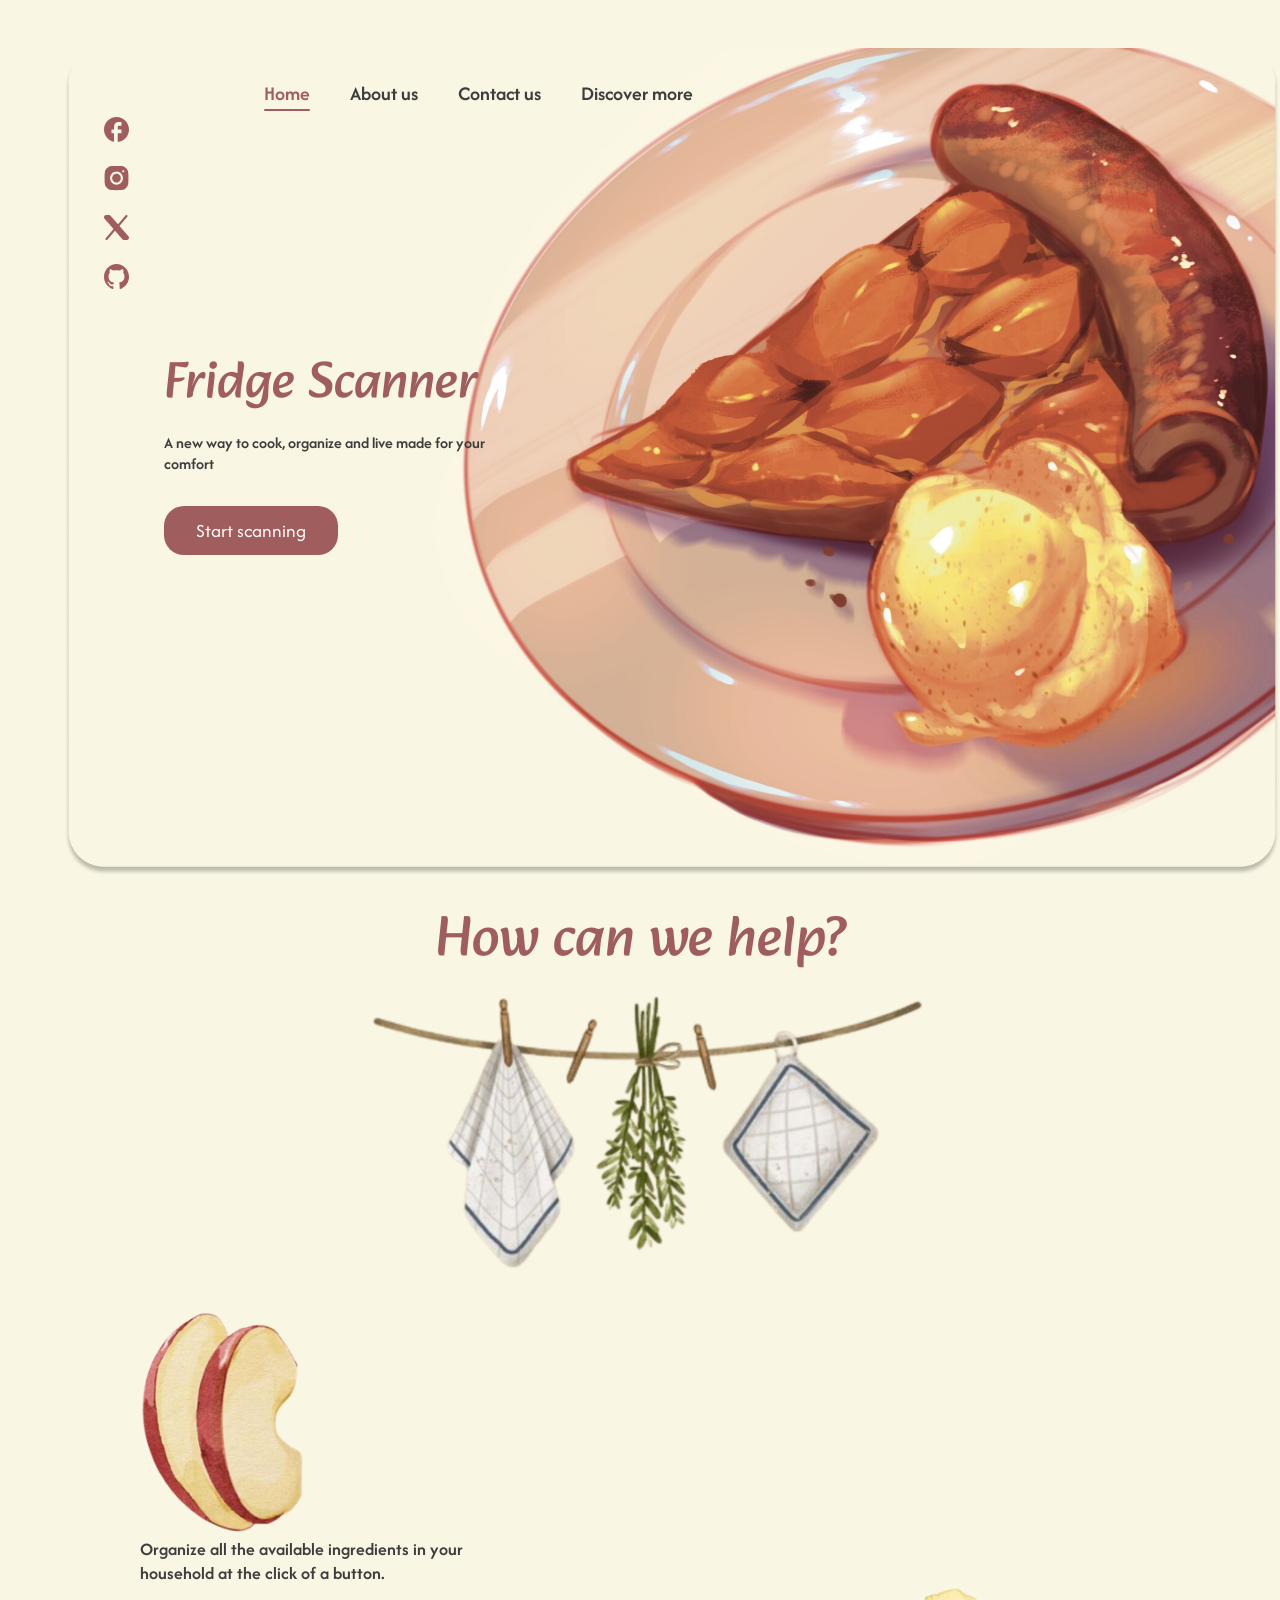
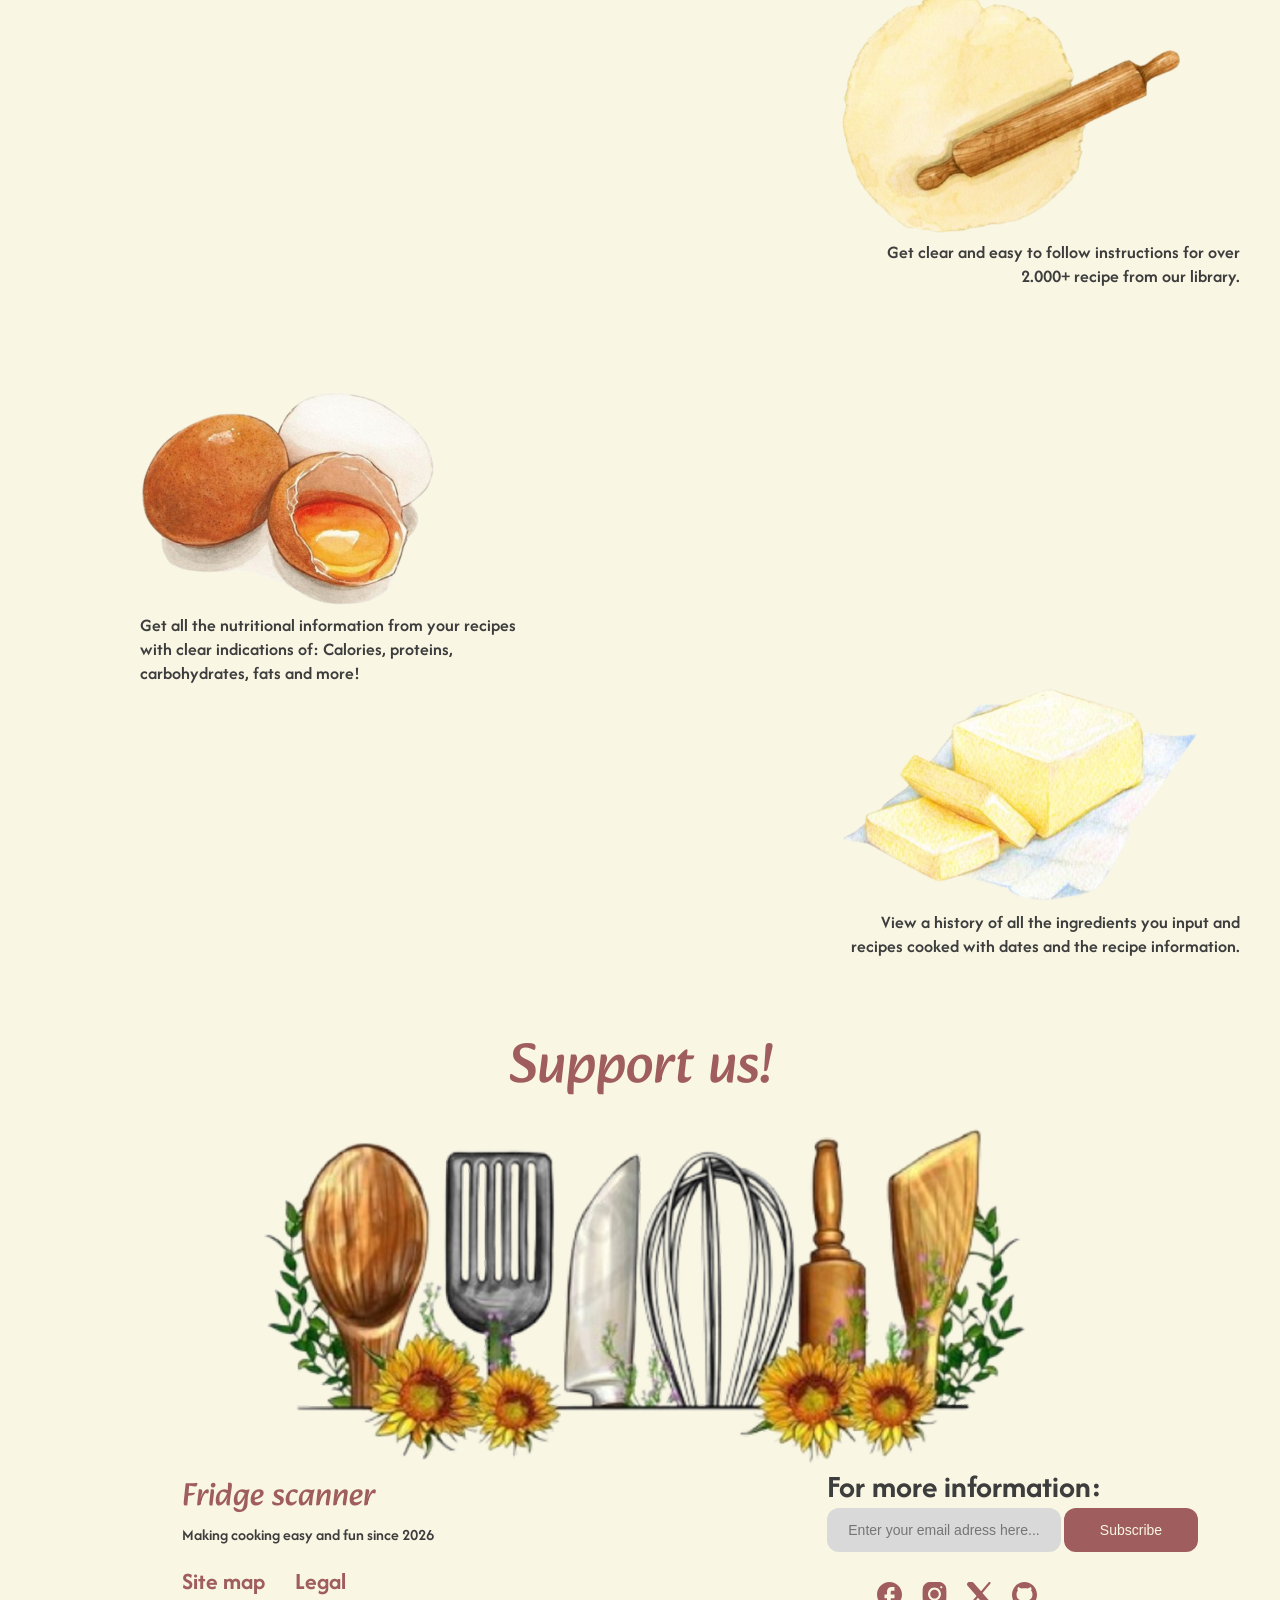
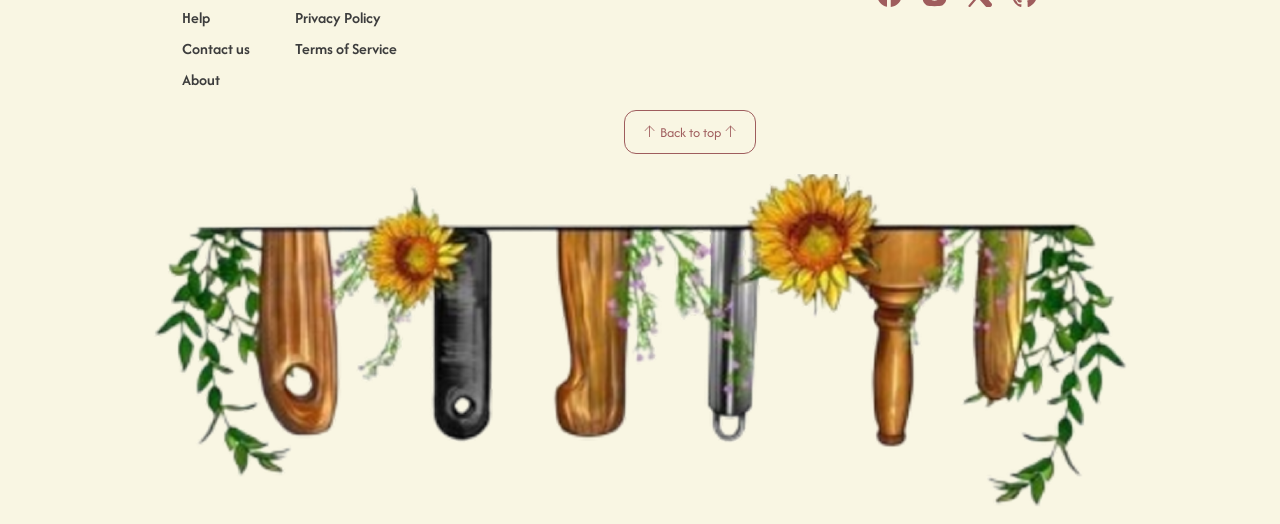
<file: index.html>
<!DOCTYPE html>
<html lang="en">
<head>
    <meta charset="UTF-8">
    <meta name="viewport" content="width=device-width, initial-scale=1.0">
    <title>Fridge Scanner - Cooking Made Easy</title>
    <link rel="stylesheet" href="styles/main.css">
    <link rel="icon" type="image" href="images/logo.png">
    <link rel="preconnect" href="https://fonts.googleapis.com">
    <link rel="preconnect" href="https://fonts.gstatic.com" crossorigin>
    <link rel="preconnect" href="https://fonts.googleapis.com">
    <link rel="preconnect" href="https://fonts.gstatic.com" crossorigin>
    <link href="https://fonts.googleapis.com/css2?family=Afacad:ital,wght@0,400..700;1,400..700&family=Alkatra:wght@400..700&family=DM+Sans:ital,opsz,wght@0,9..40,100..1000;1,9..40,100..1000&family=Noto+Sans:ital,wght@0,100..900;1,100..900&display=swap" rel="stylesheet">
    <link href="https://fonts.googleapis.com/css2?family=Afacad:ital,wght@0,400..700;1,400..700&family=DM+Sans:ital,opsz,wght@0,9..40,100..1000;1,9..40,100..1000&family=Noto+Sans:ital,wght@0,100..900;1,100..900&display=swap" rel="stylesheet">
</head>
 
<body>

    <section class="hero">
      <header>
        
        <nav>
            <a href="index.html" class="active">Home</a>
            <a href="about.html">About us</a>
            <a href="contact.html">Contact us</a>
            <a href="https://github.com/BoicoMihai/FridgeScanner">Discover more</a>
        </nav>

    </header>

       <div class="social-icons">
    <a href="https://www.facebook.com/" target="_blank" rel="noopener noreferrer">
        <svg width="20" height="20" viewBox="0 0 20 20" fill="none" xmlns="http://www.w3.org/2000/svg">
            <path d="M20 10.0251C20 4.49123 15.52 0 10 0C4.48 0 0 4.49123 0 10.0251C0 14.8772 3.44 18.9173 8 19.8496V13.0326H6V10.0251H8V7.5188C8 5.58396 9.57 4.01003 11.5 4.01003H14V7.01754H12C11.45 7.01754 11 7.46867 11 8.02005V10.0251H14V13.0326H11V20C16.05 19.4987 20 15.2281 20 10.0251Z" fill="#9F5D5D"/>
        </svg>
    </a>

    <a href="https://www.instagram.com/?hl=en" target="_blank" rel="noopener noreferrer">
        <svg width="20" height="21" viewBox="0 0 20 21" fill="none" xmlns="http://www.w3.org/2000/svg">
            <path d="M6.36365 10.1698C6.36365 9.18899 6.74676 8.24836 7.42871 7.55483C8.11066 6.8613 9.03559 6.47168 10 6.47168C10.9644 6.47168 11.8894 6.8613 12.5713 7.55483C13.2533 8.24836 13.6364 9.18899 13.6364 10.1698C13.6364 11.1506 13.2533 12.0912 12.5713 12.7847C11.8894 13.4783 10.9644 13.8679 10 13.8679C9.03559 13.8679 8.11066 13.4783 7.42871 12.7847C6.74676 12.0912 6.36365 11.1506 6.36365 10.1698Z" fill="#9F5D5D"/>
            <path d="M10.0455 0C11.7064 0 13.0145 2.06648e-08 14.0636 0.0970753C15.1345 0.195075 16.0236 0.40032 16.8182 0.867206C17.7855 1.43519 18.5888 2.2521 19.1473 3.23584C19.6064 4.04388 19.8082 4.94807 19.9045 6.03716C20 7.10406 20 8.43446 20 10.1236V10.216C20 11.9051 20 13.2355 19.9045 14.3024C19.8082 15.3915 19.6064 16.2957 19.1473 17.1037C18.5888 18.0875 17.7855 18.9044 16.8182 19.4724C16.0236 19.9393 15.1345 20.1445 14.0636 20.2425C13.0145 20.3396 11.7064 20.3396 10.0455 20.3396H9.95455C8.29364 20.3396 6.98546 20.3396 5.93636 20.2425C4.86545 20.1445 3.97636 19.9393 3.18182 19.4724C2.2145 18.9044 1.41123 18.0875 0.852727 17.1037C0.393636 16.2957 0.191818 15.3915 0.0954546 14.3024C2.03198e-08 13.2355 0 11.9051 0 10.216V10.1236C0 8.43446 2.03198e-08 7.10406 0.0954546 6.03716C0.191818 4.94807 0.393636 4.04388 0.852727 3.23584C1.41123 2.2521 2.2145 1.43519 3.18182 0.867206C3.97636 0.40032 4.86545 0.195075 5.93636 0.0970753C6.98546 2.06648e-08 8.29364 0 9.95455 0H10.0455ZM15.6818 3.46698C15.4407 3.46698 15.2095 3.56438 15.039 3.73776C14.8685 3.91115 14.7727 4.1463 14.7727 4.3915V4.3952C14.7727 4.6404 14.8685 4.87556 15.039 5.04894C15.2095 5.22232 15.4407 5.31973 15.6818 5.31973H15.6855C15.9266 5.31973 16.1578 5.22232 16.3283 5.04894C16.4988 4.87556 16.5945 4.6404 16.5945 4.3952V4.3915C16.5945 4.1463 16.4988 3.91115 16.3283 3.73776C16.1578 3.56438 15.9266 3.46698 15.6855 3.46698H15.6818ZM10 4.62263C8.55336 4.62263 7.16598 5.20707 6.14305 6.24736C5.12013 7.28765 4.54545 8.6986 4.54545 10.1698C4.54545 11.641 5.12013 13.0519 6.14305 14.0922C7.16598 15.1325 8.55336 15.717 10 15.717C11.4466 15.717 12.834 15.1325 13.8569 14.0922C14.8799 13.0519 15.4545 11.641 15.4545 10.1698C15.4545 8.6986 14.8799 7.28765 13.8569 6.24736C12.834 5.20707 11.4466 4.62263 10 4.62263Z" fill="#9F5D5D"/>
        </svg>
    </a>

    <a href="https://x.com/home" target="_blank" rel="noopener noreferrer">
        <svg width="17" height="17" viewBox="0 0 17 17" fill="none" xmlns="http://www.w3.org/2000/svg">
            <path d="M15.8538 1.20293C15.9796 1.05608 16.0418 0.865308 16.0269 0.672571C16.0119 0.479835 15.921 0.300926 15.7742 0.175204C15.6273 0.0494812 15.4365 -0.0127569 15.2438 0.00218109C15.051 0.0171191 14.8721 0.10801 14.7464 0.254858L9.53151 6.34935L4.45657 0.581244C4.2907 0.396348 4.08734 0.248909 3.86003 0.148747C3.63272 0.0485845 3.38668 -0.00200282 3.13829 0.00035379H1.70634C1.04575 0.00035379 0.478408 0.342283 0.190854 0.860033C0.037462 1.13491 -0.0259152 1.45095 0.0096327 1.76371C0.0451806 2.07647 0.177866 2.37022 0.389033 2.60367L6.49568 9.54619L1.14581 15.7971C1.08355 15.8698 1.03623 15.954 1.00654 16.045C0.976846 16.136 0.965372 16.232 0.972769 16.3274C0.980167 16.4229 1.00629 16.5159 1.04965 16.6012C1.09301 16.6866 1.15275 16.7625 1.22547 16.8248C1.29818 16.887 1.38245 16.9344 1.47346 16.9641C1.56447 16.9937 1.66043 17.0052 1.75587 16.9978C1.85131 16.9904 1.94436 16.9643 2.02971 16.9209C2.11505 16.8776 2.19102 16.8179 2.25328 16.7451L7.46812 10.6507L12.5431 16.4188C12.8782 16.7995 13.3688 16.9996 13.8613 16.9996H15.2933C15.9549 16.9996 16.5212 16.6577 16.8088 16.14C16.9623 15.8652 17.0258 15.5492 16.9905 15.2365C16.9551 14.9237 16.8226 14.6299 16.6116 14.3963L10.504 7.45479L15.8538 1.20293Z" fill="#9F5D5D"/>
        </svg>
    </a>

    <a href="https://github.com/BoicoMihai/FridgeScanner" target="_blank" rel="noopener noreferrer">
        <svg width="20" height="20" viewBox="0 0 20 20" fill="none" xmlns="http://www.w3.org/2000/svg">
            <path d="M10 0C8.68678 0 7.38642 0.265079 6.17317 0.780103C4.95991 1.29513 3.85752 2.05001 2.92893 3.00165C1.05357 4.92357 0 7.53026 0 10.2483C0 14.778 2.87 18.6211 6.84 19.9841C7.34 20.0661 7.5 19.7484 7.5 19.4717V17.7398C4.73 18.3547 4.14 16.3665 4.14 16.3665C3.68 15.1777 3.03 14.86 3.03 14.86C2.12 14.2246 3.1 14.2451 3.1 14.2451C4.1 14.3168 4.63 15.3007 4.63 15.3007C5.5 16.8584 6.97 16.3972 7.54 16.1513C7.63 15.4851 7.89 15.0342 8.17 14.778C5.95 14.5218 3.62 13.6404 3.62 9.73586C3.62 8.5983 4 7.6862 4.65 6.95858C4.55 6.70237 4.2 5.63655 4.75 4.25303C4.75 4.25303 5.59 3.97633 7.5 5.29836C8.29 5.07289 9.15 4.96016 10 4.96016C10.85 4.96016 11.71 5.07289 12.5 5.29836C14.41 3.97633 15.25 4.25303 15.25 4.25303C15.8 5.63655 15.45 6.70237 15.35 6.95858C16 7.6862 16.38 8.5983 16.38 9.73586C16.38 13.6507 14.04 14.5116 11.81 14.7678C12.17 15.0855 12.5 15.7106 12.5 16.6637V19.4717C12.5 19.7484 12.66 20.0764 13.17 19.9841C17.14 18.6109 20 14.778 20 10.2483C20 8.90245 19.7413 7.5698 19.2388 6.32643C18.7362 5.08305 17.9997 3.95329 17.0711 3.00165C16.1425 2.05001 15.0401 1.29513 13.8268 0.780103C12.6136 0.265079 11.3132 0 10 0Z" fill="#9F5D5D"/>
        </svg>
    </a>
</div>
      
        <div class="hero-content">
            <h1>Fridge Scanner</h1>
            <p>A new way to cook, organize and live made for your comfort</p>
            <a href="page.html">
                <button class="cta-button" id="start-btn">Start scanning</button>
            </a>
        </div>
        <div class="hero-image">
            <img src="images/HeroImage.png" alt="Fridge Scanner Hero">
        </div>
    </section>

    <div class="content how-it-works">
          <h1>How can we help?</h1>

          <img src="images/content-top.png" alt="" class="content-top">

          <div class="content-card card-left">
              <img src="images/img1.png" alt="apple" class="content-card__image">

              <p>Organize all the available ingredients  in your household at the click of a button.</p>
          </div>

          <div class="content-card card-right">
            <img src="images/img2.png" alt="" class="content-card__image" id="pie-crust-image">

            <p class="content-right">Get clear and easy to follow instructions for over 2.000+ recipe from our library.</p>
          </div>

          <div class="content-card card-left">
            <img src="images/img3.png" alt="" class="content-card__image">

            <p>Get all the nutritional information from your recipes with clear indications of: Calories, proteins, carbohydrates, fats and more!</p>
          </div>

          <div class="content-card card-right">
            <img src="images/img4.png" alt="" class="content-card__image">

            <p class="content-right">View a history of all the ingredients you input and recipes cooked with dates and the recipe information.</p>
          </div>

    </div>

  <div class="footer">
      <h1>Support us!</h1>

    <img src="images/Footer-top.png" alt="" class="footer-image">

      <div class="footer-content">
        
          <h1>Fridge scanner</h1>
          <p>Making cooking easy and fun since 2026</p>

        <div class="text-content">
              <div class="Site-map">
                <h2>Site map</h2>
                <p>Help</p>
                <p>Contact us</p>
                <p>About</p>
              </div>
              
              <div class="Legal">
                <h2>Legal</h2>
                <p>Privacy Policy</p>
                <p>Terms of Service</p>
              </div>

              <div class="email-selection">
                <h1>For more information:</h1>
          
                <div class="input-bar">
                  <input type="text" placeholder="Enter your email adress here..."> 
                  <button>Subscribe</button>

                  <div class="socials">
                  <a href="https://www.facebook.com/" target="_blank" rel="noopener noreferrer">
                    <svg width="20" height="20" viewBox="0 0 20 20" fill="none" xmlns="http://www.w3.org/2000/svg">
                        <path d="M20 10.0251C20 4.49123 15.52 0 10 0C4.48 0 0 4.49123 0 10.0251C0 14.8772 3.44 18.9173 8 19.8496V13.0326H6V10.0251H8V7.5188C8 5.58396 9.57 4.01003 11.5 4.01003H14V7.01754H12C11.45 7.01754 11 7.46867 11 8.02005V10.0251H14V13.0326H11V20C16.05 19.4987 20 15.2281 20 10.0251Z" fill="#9F5D5D"/>
                    </svg>
                  </a>

                  <a href="https://www.instagram.com/?hl=en" target="_blank" rel="noopener noreferrer">
                    <svg width="20" height="21" viewBox="0 0 20 21" fill="none" xmlns="http://www.w3.org/2000/svg">
                        <path d="M6.36365 10.1698C6.36365 9.18899 6.74676 8.24836 7.42871 7.55483C8.11066 6.8613 9.03559 6.47168 10 6.47168C10.9644 6.47168 11.8894 6.8613 12.5713 7.55483C13.2533 8.24836 13.6364 9.18899 13.6364 10.1698C13.6364 11.1506 13.2533 12.0912 12.5713 12.7847C11.8894 13.4783 10.9644 13.8679 10 13.8679C9.03559 13.8679 8.11066 13.4783 7.42871 12.7847C6.74676 12.0912 6.36365 11.1506 6.36365 10.1698Z" fill="#9F5D5D"/>
                        <path d="M10.0455 0C11.7064 0 13.0145 2.06648e-08 14.0636 0.0970753C15.1345 0.195075 16.0236 0.40032 16.8182 0.867206C17.7855 1.43519 18.5888 2.2521 19.1473 3.23584C19.6064 4.04388 19.8082 4.94807 19.9045 6.03716C20 7.10406 20 8.43446 20 10.1236V10.216C20 11.9051 20 13.2355 19.9045 14.3024C19.8082 15.3915 19.6064 16.2957 19.1473 17.1037C18.5888 18.0875 17.7855 18.9044 16.8182 19.4724C16.0236 19.9393 15.1345 20.1445 14.0636 20.2425C13.0145 20.3396 11.7064 20.3396 10.0455 20.3396H9.95455C8.29364 20.3396 6.98546 20.3396 5.93636 20.2425C4.86545 20.1445 3.97636 19.9393 3.18182 19.4724C2.2145 18.9044 1.41123 18.0875 0.852727 17.1037C0.393636 16.2957 0.191818 15.3915 0.0954546 14.3024C2.03198e-08 13.2355 0 11.9051 0 10.216V10.1236C0 8.43446 2.03198e-08 7.10406 0.0954546 6.03716C0.191818 4.94807 0.393636 4.04388 0.852727 3.23584C1.41123 2.2521 2.2145 1.43519 3.18182 0.867206C3.97636 0.40032 4.86545 0.195075 5.93636 0.0970753C6.98546 2.06648e-08 8.29364 0 9.95455 0H10.0455ZM15.6818 3.46698C15.4407 3.46698 15.2095 3.56438 15.039 3.73776C14.8685 3.91115 14.7727 4.1463 14.7727 4.3915V4.3952C14.7727 4.6404 14.8685 4.87556 15.039 5.04894C15.2095 5.22232 15.4407 5.31973 15.6818 5.31973H15.6855C15.9266 5.31973 16.1578 5.22232 16.3283 5.04894C16.4988 4.87556 16.5945 4.6404 16.5945 4.3952V4.3915C16.5945 4.1463 16.4988 3.91115 16.3283 3.73776C16.1578 3.56438 15.9266 3.46698 15.6855 3.46698H15.6818ZM10 4.62263C8.55336 4.62263 7.16598 5.20707 6.14305 6.24736C5.12013 7.28765 4.54545 8.6986 4.54545 10.1698C4.54545 11.641 5.12013 13.0519 6.14305 14.0922C7.16598 15.1325 8.55336 15.717 10 15.717C11.4466 15.717 12.834 15.1325 13.8569 14.0922C14.8799 13.0519 15.4545 11.641 15.4545 10.1698C15.4545 8.6986 14.8799 7.28765 13.8569 6.24736C12.834 5.20707 11.4466 4.62263 10 4.62263Z" fill="#9F5D5D"/>
                    </svg>
                  </a>

                  <a href="https://x.com/home" target="_blank" rel="noopener noreferrer">
                    <svg width="17" height="17" viewBox="0 0 17 17" fill="none" xmlns="http://www.w3.org/2000/svg">
                        <path d="M15.8538 1.20293C15.9796 1.05608 16.0418 0.865308 16.0269 0.672571C16.0119 0.479835 15.921 0.300926 15.7742 0.175204C15.6273 0.0494812 15.4365 -0.0127569 15.2438 0.00218109C15.051 0.0171191 14.8721 0.10801 14.7464 0.254858L9.53151 6.34935L4.45657 0.581244C4.2907 0.396348 4.08734 0.248909 3.86003 0.148747C3.63272 0.0485845 3.38668 -0.00200282 3.13829 0.00035379H1.70634C1.04575 0.00035379 0.478408 0.342283 0.190854 0.860033C0.037462 1.13491 -0.0259152 1.45095 0.0096327 1.76371C0.0451806 2.07647 0.177866 2.37022 0.389033 2.60367L6.49568 9.54619L1.14581 15.7971C1.08355 15.8698 1.03623 15.954 1.00654 16.045C0.976846 16.136 0.965372 16.232 0.972769 16.3274C0.980167 16.4229 1.00629 16.5159 1.04965 16.6012C1.09301 16.6866 1.15275 16.7625 1.22547 16.8248C1.29818 16.887 1.38245 16.9344 1.47346 16.9641C1.56447 16.9937 1.66043 17.0052 1.75587 16.9978C1.85131 16.9904 1.94436 16.9643 2.02971 16.9209C2.11505 16.8776 2.19102 16.8179 2.25328 16.7451L7.46812 10.6507L12.5431 16.4188C12.8782 16.7995 13.3688 16.9996 13.8613 16.9996H15.2933C15.9549 16.9996 16.5212 16.6577 16.8088 16.14C16.9623 15.8652 17.0258 15.5492 16.9905 15.2365C16.9551 14.9237 16.8226 14.6299 16.6116 14.3963L10.504 7.45479L15.8538 1.20293Z" fill="#9F5D5D"/>
                    </svg>
                  </a>

                  <a href="https://github.com/BoicoMihai/FridgeScanner" target="_blank" rel="noopener noreferrer">
                    <svg width="20" height="20" viewBox="0 0 20 20" fill="none" xmlns="http://www.w3.org/2000/svg">
                        <path d="M10 0C8.68678 0 7.38642 0.265079 6.17317 0.780103C4.95991 1.29513 3.85752 2.05001 2.92893 3.00165C1.05357 4.92357 0 7.53026 0 10.2483C0 14.778 2.87 18.6211 6.84 19.9841C7.34 20.0661 7.5 19.7484 7.5 19.4717V17.7398C4.73 18.3547 4.14 16.3665 4.14 16.3665C3.68 15.1777 3.03 14.86 3.03 14.86C2.12 14.2246 3.1 14.2451 3.1 14.2451C4.1 14.3168 4.63 15.3007 4.63 15.3007C5.5 16.8584 6.97 16.3972 7.54 16.1513C7.63 15.4851 7.89 15.0342 8.17 14.778C5.95 14.5218 3.62 13.6404 3.62 9.73586C3.62 8.5983 4 7.6862 4.65 6.95858C4.55 6.70237 4.2 5.63655 4.75 4.25303C4.75 4.25303 5.59 3.97633 7.5 5.29836C8.29 5.07289 9.15 4.96016 10 4.96016C10.85 4.96016 11.71 5.07289 12.5 5.29836C14.41 3.97633 15.25 4.25303 15.25 4.25303C15.8 5.63655 15.45 6.70237 15.35 6.95858C16 7.6862 16.38 8.5983 16.38 9.73586C16.38 13.6507 14.04 14.5116 11.81 14.7678C12.17 15.0855 12.5 15.7106 12.5 16.6637V19.4717C12.5 19.7484 12.66 20.0764 13.17 19.9841C17.14 18.6109 20 14.778 20 10.2483C20 8.90245 19.7413 7.5698 19.2388 6.32643C18.7362 5.08305 17.9997 3.95329 17.0711 3.00165C16.1425 2.05001 15.0401 1.29513 13.8268 0.780103C12.6136 0.265079 11.3132 0 10 0Z" fill="#9F5D5D"/>
                    </svg>
                  </a>
                </div>
              </div>

        </div> 
      </div>
    
      <a href="index.html" class="top-link"><button class="Back-to-top">🡡 Back to top 🡡</button></a>
      
  </div>
    <img src="images/Footer-bottom.png" alt="" class="footer-image">
</body>
</html>
</file>
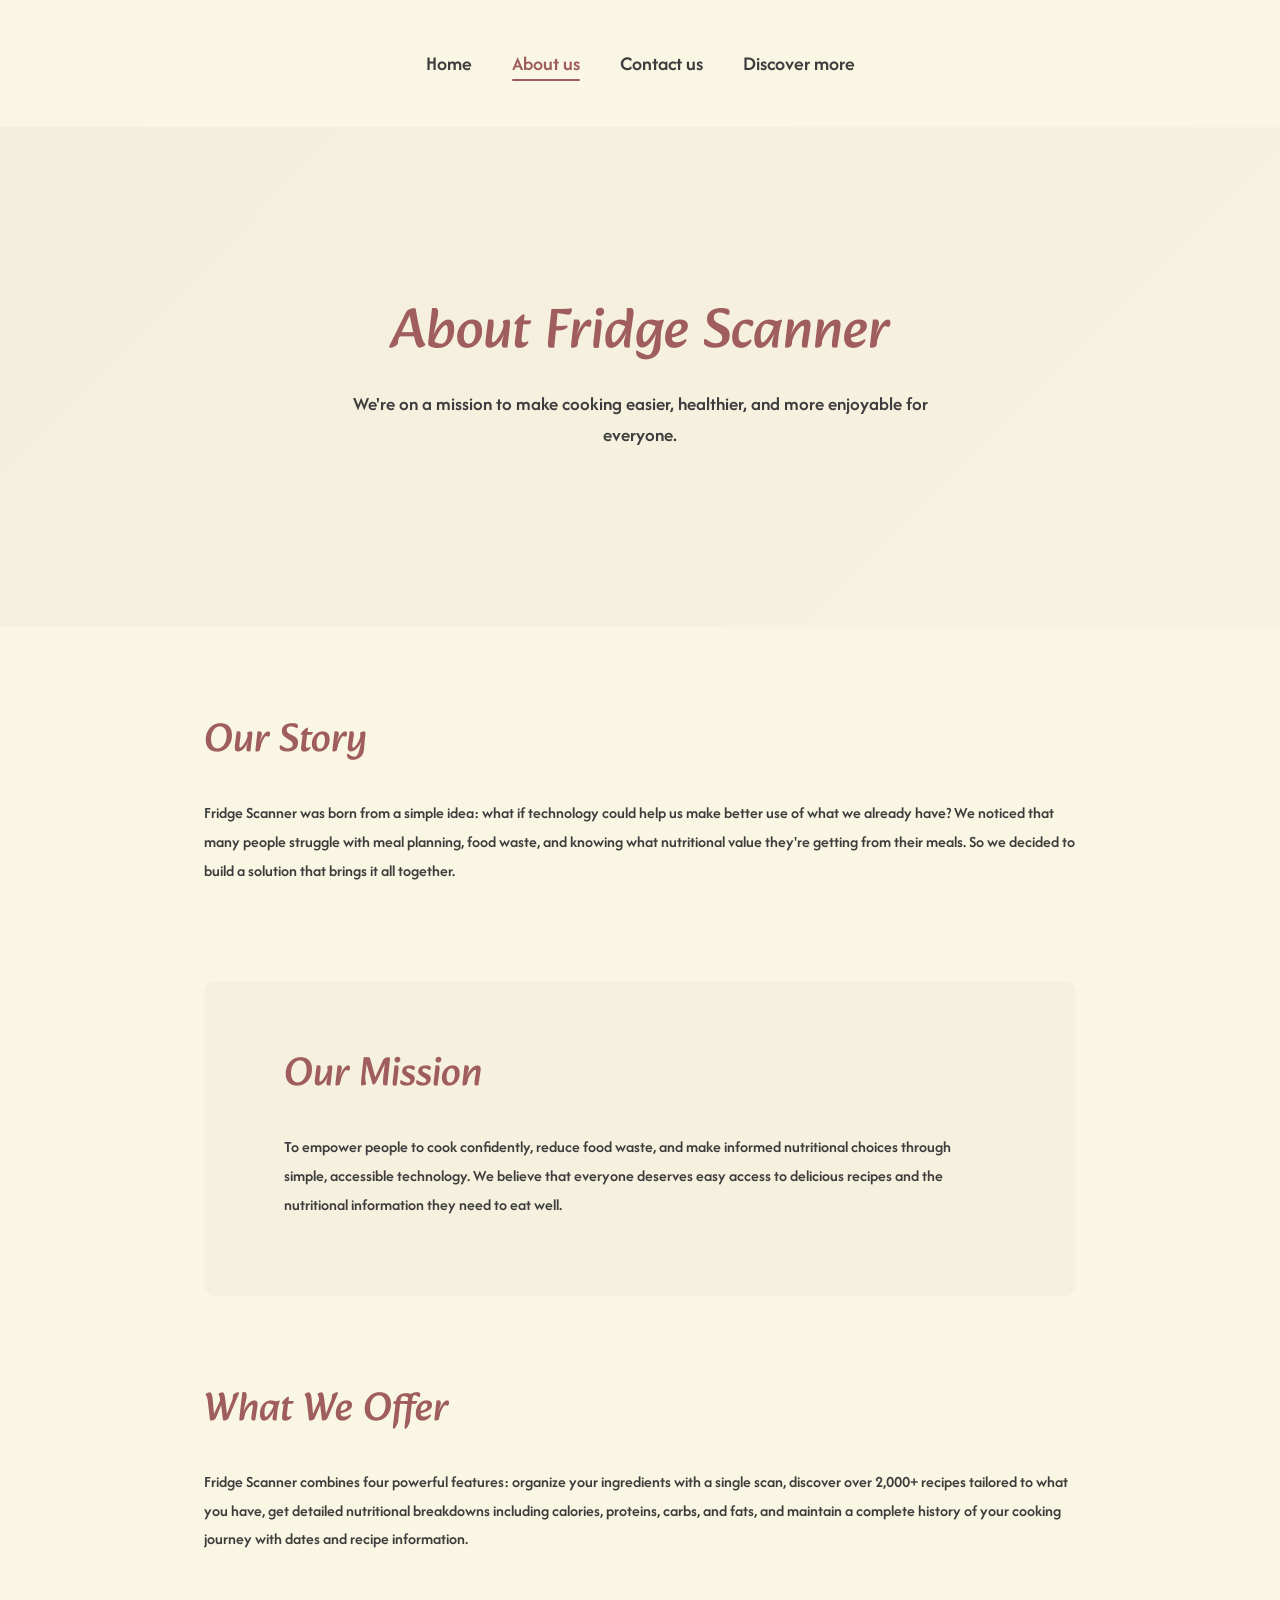
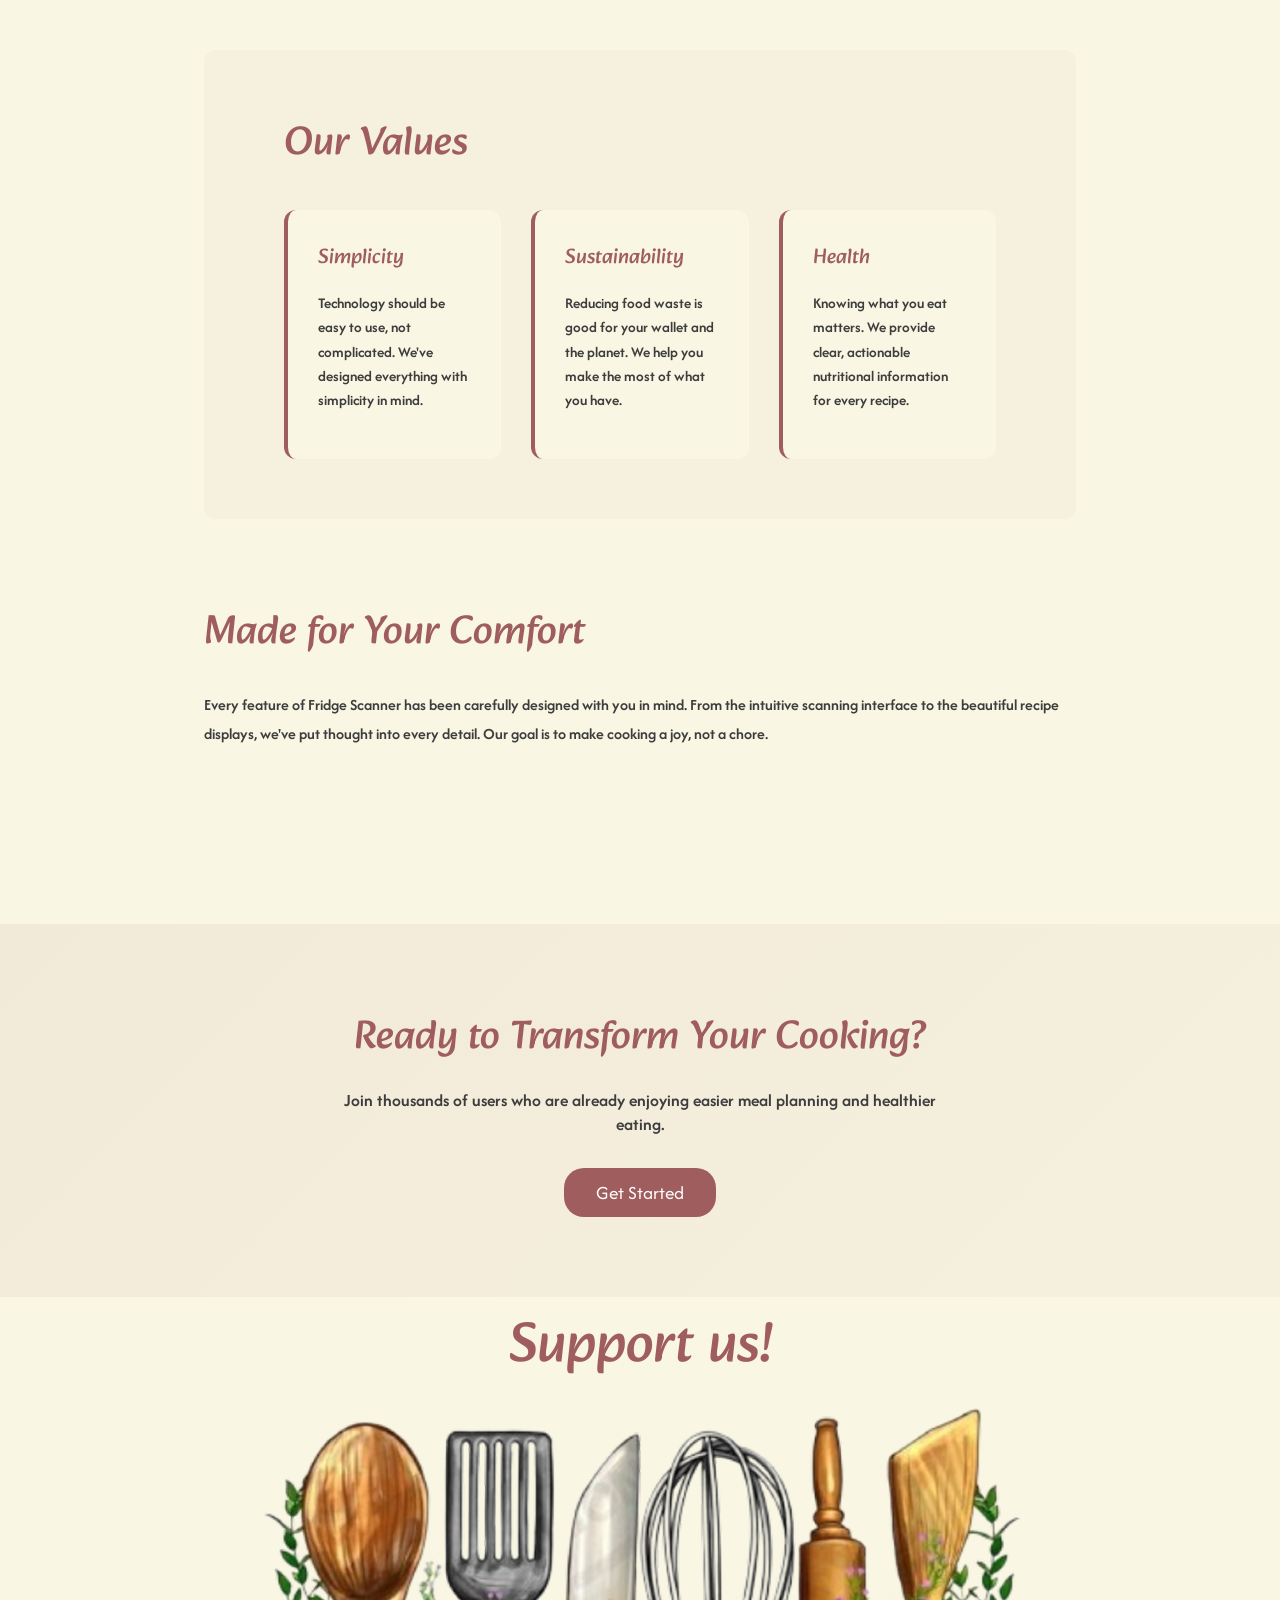
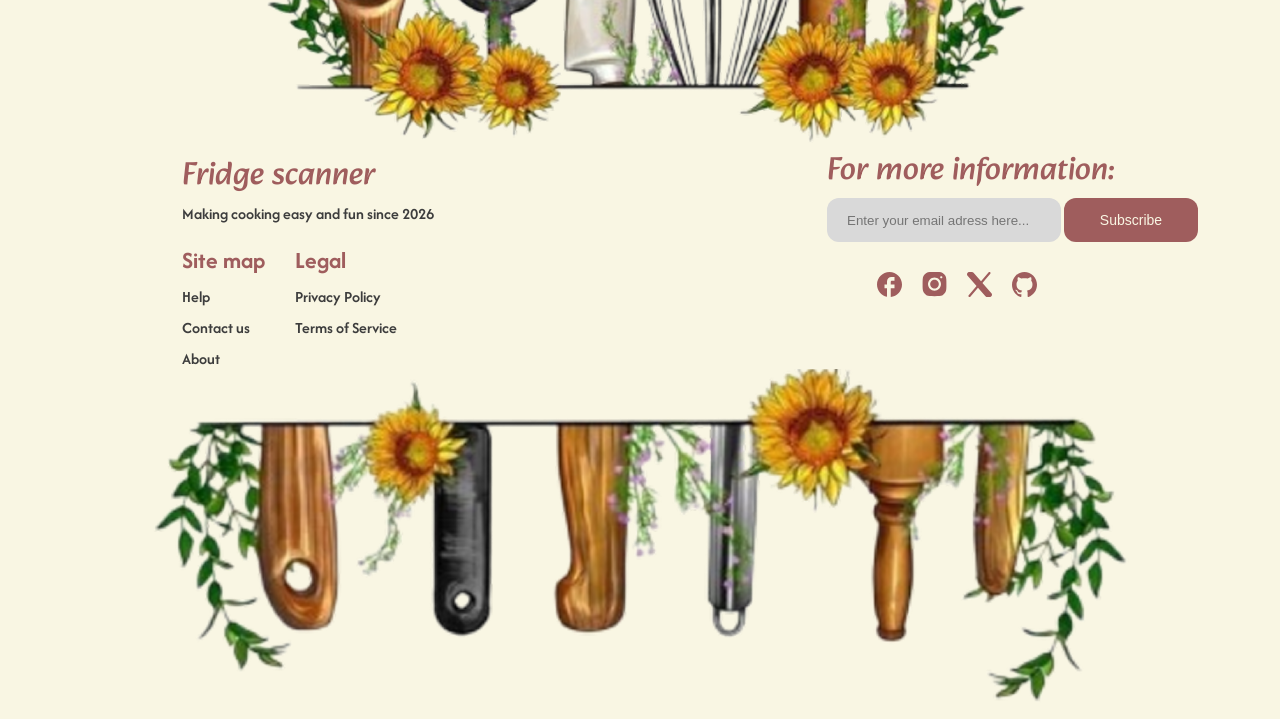
<file: about.html>
<!DOCTYPE html>
<html lang="en">
<head>
    <meta charset="UTF-8">
    <meta name="viewport" content="width=device-width, initial-scale=1.0">
    <title>About Us - Fridge Scanner</title>
    <link rel="stylesheet" href="styles/about.css">
    <link rel="icon" type="image" href="images/logo.png">   
    <link rel="preconnect" href="https://fonts.googleapis.com">
    <link rel="preconnect" href="https://fonts.gstatic.com" crossorigin>
    <link href="https://fonts.googleapis.com/css2?family=Afacad:ital,wght@0,400..700;1,400..700&family=Alkatra:wght@400..700&family=DM+Sans:ital,opsz,wght@0,9..40,100..1000;1,9..40,100..1000&family=Noto+Sans:ital,wght@0,100..900;1,100..900&display=swap" rel="stylesheet">
</head>

<body>
    <header>
            <nav>
                <a href="index.html">Home</a>
                <a href="about.html" class="active">About us</a>
                <a href="contact.html">Contact us</a>
                <a href="https://github.com/BoicoMihai/FridgeScanner">Discover more</a>
            </nav>
        </header>

    <section class="about-hero">
        <div class="about-hero-content">
            <h1>About Fridge Scanner</h1>
            <p>We're on a mission to make cooking easier, healthier, and more enjoyable for everyone.</p>
        </div>
    </section>

    <div class="about-content">
        <section class="about-section">
            <div class="about-section-content">
                <h2>Our Story</h2>
                <p>Fridge Scanner was born from a simple idea: what if technology could help us make better use of what we already have? We noticed that many people struggle with meal planning, food waste, and knowing what nutritional value they're getting from their meals. So we decided to build a solution that brings it all together.</p>
            </div>
        </section>

        <section class="about-section alternate">
            <div class="about-section-content">
                <h2>Our Mission</h2>
                <p>To empower people to cook confidently, reduce food waste, and make informed nutritional choices through simple, accessible technology. We believe that everyone deserves easy access to delicious recipes and the nutritional information they need to eat well.</p>
            </div>
        </section>

        <section class="about-section">
            <div class="about-section-content">
                <h2>What We Offer</h2>
                <p>Fridge Scanner combines four powerful features: organize your ingredients with a single scan, discover over 2,000+ recipes tailored to what you have, get detailed nutritional breakdowns including calories, proteins, carbs, and fats, and maintain a complete history of your cooking journey with dates and recipe information.</p>
            </div>
        </section>

        <section class="about-section alternate">
            <div class="about-section-content">
                <h2>Our Values</h2>
                <div class="values-grid">
                    <div class="value-card">
                        <h3>Simplicity</h3>
                        <p>Technology should be easy to use, not complicated. We've designed everything with simplicity in mind.</p>
                    </div>
                    <div class="value-card">
                        <h3>Sustainability</h3>
                        <p>Reducing food waste is good for your wallet and the planet. We help you make the most of what you have.</p>
                    </div>
                    <div class="value-card">
                        <h3>Health</h3>
                        <p>Knowing what you eat matters. We provide clear, actionable nutritional information for every recipe.</p>
                    </div>
                </div>
            </div>
        </section>

        <section class="about-section">
            <div class="about-section-content">
                <h2>Made for Your Comfort</h2>
                <p>Every feature of Fridge Scanner has been carefully designed with you in mind. From the intuitive scanning interface to the beautiful recipe displays, we've put thought into every detail. Our goal is to make cooking a joy, not a chore.</p>
            </div>
        </section>
    </div>

    <div class="about-cta">
        <h2>Ready to Transform Your Cooking?</h2>
        <p>Join thousands of users who are already enjoying easier meal planning and healthier eating.</p>
        <a href="page.html"><button class="cta-button">Get Started</button></a>
    </div>

    <div class="footer">
        <h1>Support us!</h1>

        <img src="images/Footer-top.png" alt="" class="footer-image">

        <div class="footer-content">
            <h1>Fridge scanner</h1>
            <p>Making cooking easy and fun since 2026</p>

            <div class="text-content">
                <div class="Site-map">
                    <h2>Site map</h2>
                    <p>Help</p>
                    <p>Contact us</p>
                    <p>About</p>
                </div>

                <div class="Legal">
                    <h2>Legal</h2>
                    <p>Privacy Policy</p>
                    <p>Terms of Service</p>
                </div>

                <div class="email-selection">
                    <h1>For more information:</h1>

                    <div class="input-bar">
                        <input type="text" placeholder="Enter your email adress here...">
                        <button>Subscribe</button>

                        <div class="socials">
                            <svg width="20" height="20" viewBox="0 0 20 20" fill="none" xmlns="http://www.w3.org/2000/svg">
                                <a href="#Facebook"></a>
                                <path d="M20 10.0251C20 4.49123 15.52 0 10 0C4.48 0 0 4.49123 0 10.0251C0 14.8772 3.44 18.9173 8 19.8496V13.0326H6V10.0251H8V7.5188C8 5.58396 9.57 4.01003 11.5 4.01003H14V7.01754H12C11.45 7.01754 11 7.46867 11 8.02005V10.0251H14V13.0326H11V20C16.05 19.4987 20 15.2281 20 10.0251Z" fill="#9F5D5D"/>
                            </svg>

                            <svg width="20" height="21" viewBox="0 0 20 21" fill="none" xmlns="http://www.w3.org/2000/svg">
                                <a href="#instagram"></a>
                                <path d="M6.36365 10.1698C6.36365 9.18899 6.74676 8.24836 7.42871 7.55483C8.11066 6.8613 9.03559 6.47168 10 6.47168C10.9644 6.47168 11.8894 6.8613 12.5713 7.55483C13.2533 8.24836 13.6364 9.18899 13.6364 10.1698C13.6364 11.1506 13.2533 12.0912 12.5713 12.7847C11.8894 13.4783 10.9644 13.8679 10 13.8679C9.03559 13.8679 8.11066 13.4783 7.42871 12.7847C6.74676 12.0912 6.36365 11.1506 6.36365 10.1698Z" fill="#9F5D5D"/>
                                <path d="M10.0455 0C11.7064 0 13.0145 2.06648e-08 14.0636 0.0970753C15.1345 0.195075 16.0236 0.40032 16.8182 0.867206C17.7855 1.43519 18.5888 2.2521 19.1473 3.23584C19.6064 4.04388 19.8082 4.94807 19.9045 6.03716C20 7.10406 20 8.43446 20 10.1236V10.216C20 11.9051 20 13.2355 19.9045 14.3024C19.8082 15.3915 19.6064 16.2957 19.1473 17.1037C18.5888 18.0875 17.7855 18.9044 16.8182 19.4724C16.0236 19.9393 15.1345 20.1445 14.0636 20.2425C13.0145 20.3396 11.7064 20.3396 10.0455 20.3396H9.95455C8.29364 20.3396 6.98546 20.3396 5.93636 20.2425C4.86545 20.1445 3.97636 19.9393 3.18182 19.4724C2.2145 18.9044 1.41123 18.0875 0.852727 17.1037C0.393636 16.2957 0.191818 15.3915 0.0954546 14.3024C2.03198e-08 13.2355 0 11.9051 0 10.216V10.1236C0 8.43446 2.03198e-08 7.10406 0.0954546 6.03716C0.191818 4.94807 0.393636 4.04388 0.852727 3.23584C1.41123 2.2521 2.2145 1.43519 3.18182 0.867206C3.97636 0.40032 4.86545 0.195075 5.93636 0.0970753C6.98546 2.06648e-08 8.29364 0 9.95455 0H10.0455ZM15.6818 3.46698C15.4407 3.46698 15.2095 3.56438 15.039 3.73776C14.8685 3.91115 14.7727 4.1463 14.7727 4.3915V4.3952C14.7727 4.6404 14.8685 4.87556 15.039 5.04894C15.2095 5.22232 15.4407 5.31973 15.6818 5.31973H15.6855C15.9266 5.31973 16.1578 5.22232 16.3283 5.04894C16.4988 4.87556 16.5945 4.6404 16.5945 4.3952V4.3915C16.5945 4.1463 16.4988 3.91115 16.3283 3.73776C16.1578 3.56438 15.9266 3.46698 15.6855 3.46698H15.6818ZM10 4.62263C8.55336 4.62263 7.16598 5.20707 6.14305 6.24736C5.12013 7.28765 4.54545 8.6986 4.54545 10.1698C4.54545 11.641 5.12013 13.0519 6.14305 14.0922C7.16598 15.1325 8.55336 15.717 10 15.717C11.4466 15.717 12.834 15.1325 13.8569 14.0922C14.8799 13.0519 15.4545 11.641 15.4545 10.1698C15.4545 8.6986 14.8799 7.28765 13.8569 6.24736C12.834 5.20707 11.4466 4.62263 10 4.62263Z" fill="#9F5D5D"/>
                            </svg>

                            <svg width="17" height="17" viewBox="0 0 17 17" fill="none" xmlns="http://www.w3.org/2000/svg">
                                <a href="#X"></a>
                                <path d="M15.8538 1.20293C15.9796 1.05608 16.0418 0.865308 16.0269 0.672571C16.0119 0.479835 15.921 0.300926 15.7742 0.175204C15.6273 0.0494812 15.4365 -0.0127569 15.2438 0.00218109C15.051 0.0171191 14.8721 0.10801 14.7464 0.254858L9.53151 6.34935L4.45657 0.581244C4.2907 0.396348 4.08734 0.248909 3.86003 0.148747C3.63272 0.0485845 3.38668 -0.00200282 3.13829 0.00035379H1.70634C1.04575 0.00035379 0.478408 0.342283 0.190854 0.860033C0.037462 1.13491 -0.0259152 1.45095 0.0096327 1.76371C0.0451806 2.07647 0.177866 2.37022 0.389033 2.60367L6.49568 9.54619L1.14581 15.7971C1.08355 15.8698 1.03623 15.954 1.00654 16.045C0.976846 16.136 0.965372 16.232 0.972769 16.3274C0.980167 16.4229 1.00629 16.5159 1.04965 16.6012C1.09301 16.6866 1.15275 16.7625 1.22547 16.8248C1.29818 16.887 1.38245 16.9344 1.47346 16.9641C1.56447 16.9937 1.66043 17.0052 1.75587 16.9978C1.85131 16.9904 1.94436 16.9643 2.02971 16.9209C2.11505 16.8776 2.19102 16.8179 2.25328 16.7451L7.46812 10.6507L12.5431 16.4188C12.8782 16.7995 13.3688 16.9996 13.8613 16.9996H15.2933C15.9549 16.9996 16.5212 16.6577 16.8088 16.14C16.9623 15.8652 17.0258 15.5492 16.9905 15.2365C16.9551 14.9237 16.8226 14.6299 16.6116 14.3963L10.504 7.45479L15.8538 1.20293Z" fill="#9F5D5D"/>
                            </svg>

                            <svg width="20" height="20" viewBox="0 0 20 20" fill="none" xmlns="http://www.w3.org/2000/svg">
                                <a href="#linkedin"></a>
                                <path d="M10 0C8.68678 0 7.38642 0.265079 6.17317 0.780103C4.95991 1.29513 3.85752 2.05001 2.92893 3.00165C1.05357 4.92357 0 7.53026 0 10.2483C0 14.778 2.87 18.6211 6.84 19.9841C7.34 20.0661 7.5 19.7484 7.5 19.4717V17.7398C4.73 18.3547 4.14 16.3665 4.14 16.3665C3.68 15.1777 3.03 14.86 3.03 14.86C2.12 14.2246 3.1 14.2451 3.1 14.2451C4.1 14.3168 4.63 15.3007 4.63 15.3007C5.5 16.8584 6.97 16.3972 7.54 16.1513C7.63 15.4851 7.89 15.0342 8.17 14.778C5.95 14.5218 3.62 13.6404 3.62 9.73586C3.62 8.5983 4 7.6862 4.65 6.95858C4.55 6.70237 4.2 5.63655 4.75 4.25303C4.75 4.25303 5.59 3.97633 7.5 5.29836C8.29 5.07289 9.15 4.96016 10 4.96016C10.85 4.96016 11.71 5.07289 12.5 5.29836C14.41 3.97633 15.25 4.25303 15.25 4.25303C15.8 5.63655 15.45 6.70237 15.35 6.95858C16 7.6862 16.38 8.5983 16.38 9.73586C16.38 13.6507 14.04 14.5116 11.81 14.7678C12.17 15.0855 12.5 15.7106 12.5 16.6637V19.4717C12.5 19.7484 12.66 20.0764 13.17 19.9841C17.14 18.6109 20 14.778 20 10.2483C20 8.90245 19.7413 7.5698 19.2388 6.32643C18.7362 5.08305 17.9997 3.95329 17.0711 3.00165C16.1425 2.05001 15.0401 1.29513 13.8268 0.780103C12.6136 0.265079 11.3132 0 10 0Z" fill="#9F5D5D"/>
                            </svg>
                        </div>
                    </div>
                </div>
            </div>
        </div>
    </div>

    <img src="images/Footer-bottom.png" alt="" class="footer-image">
</body>
</html>
</file>
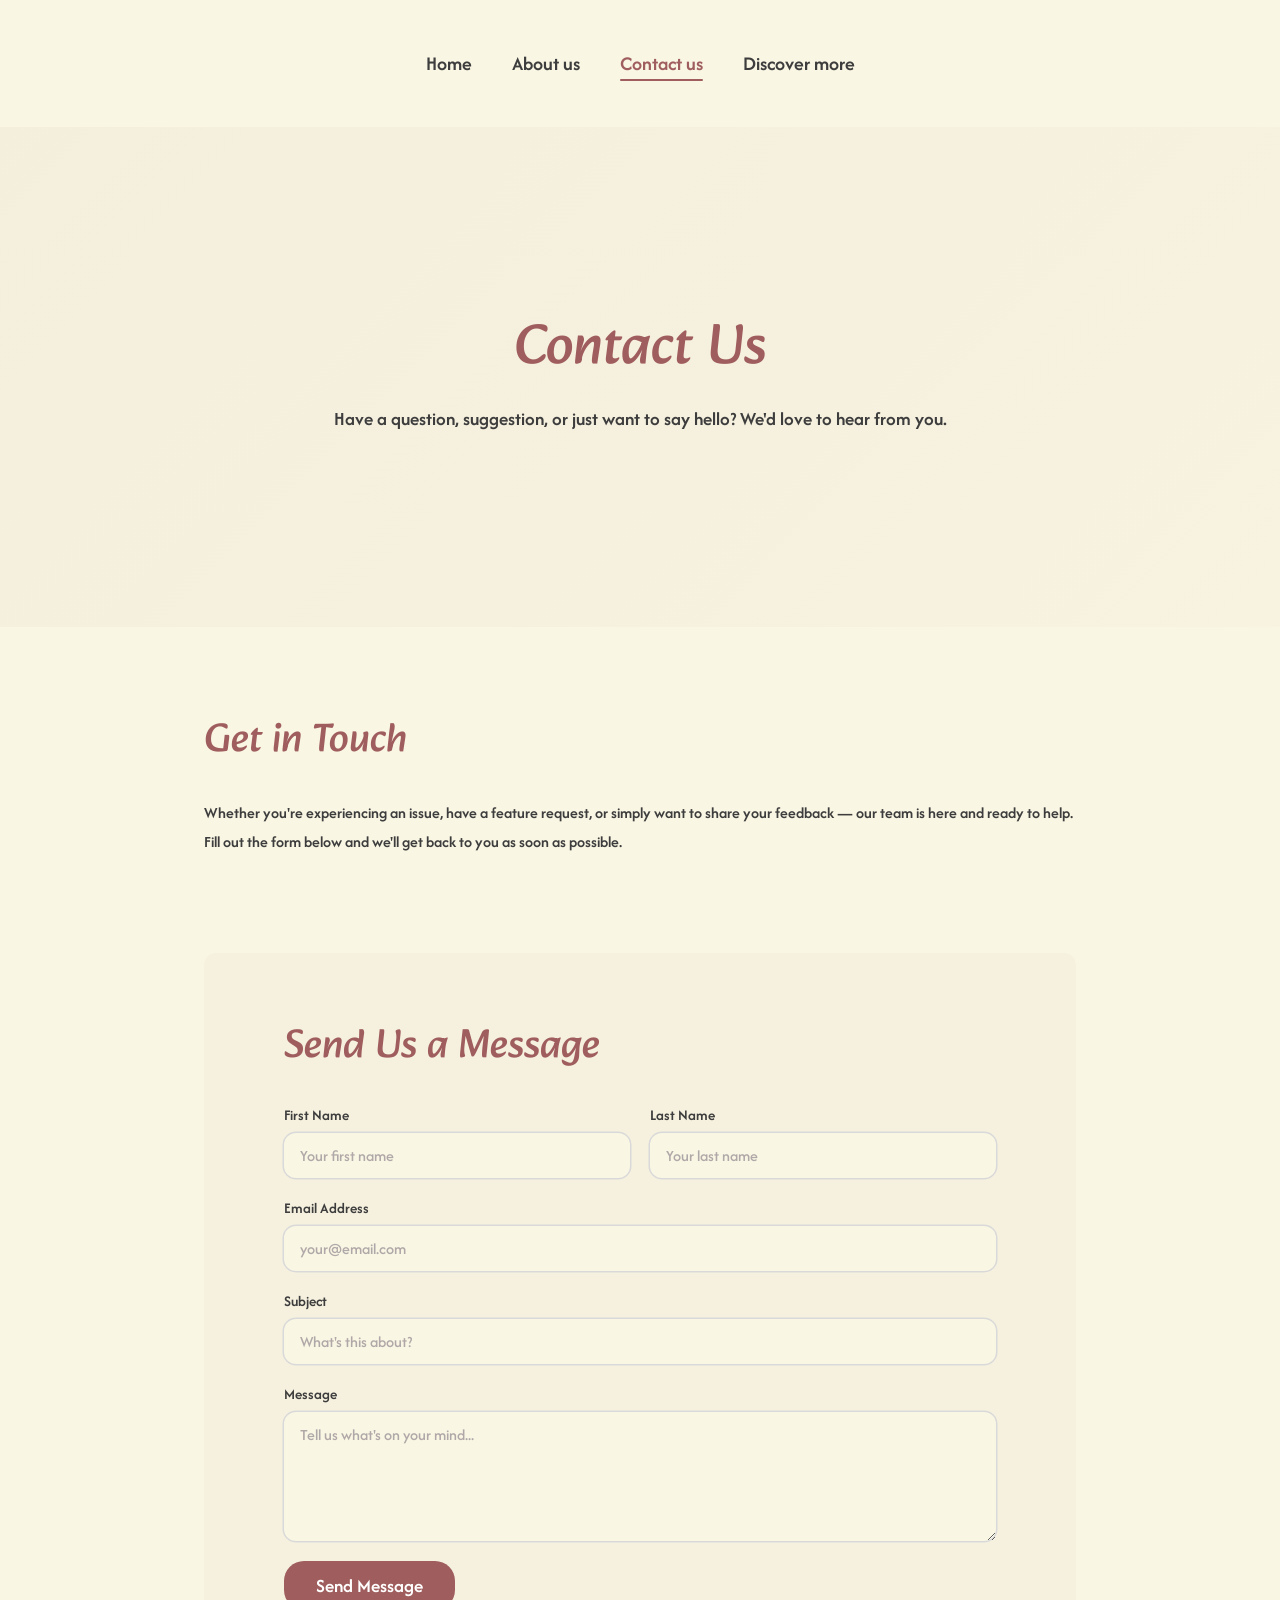
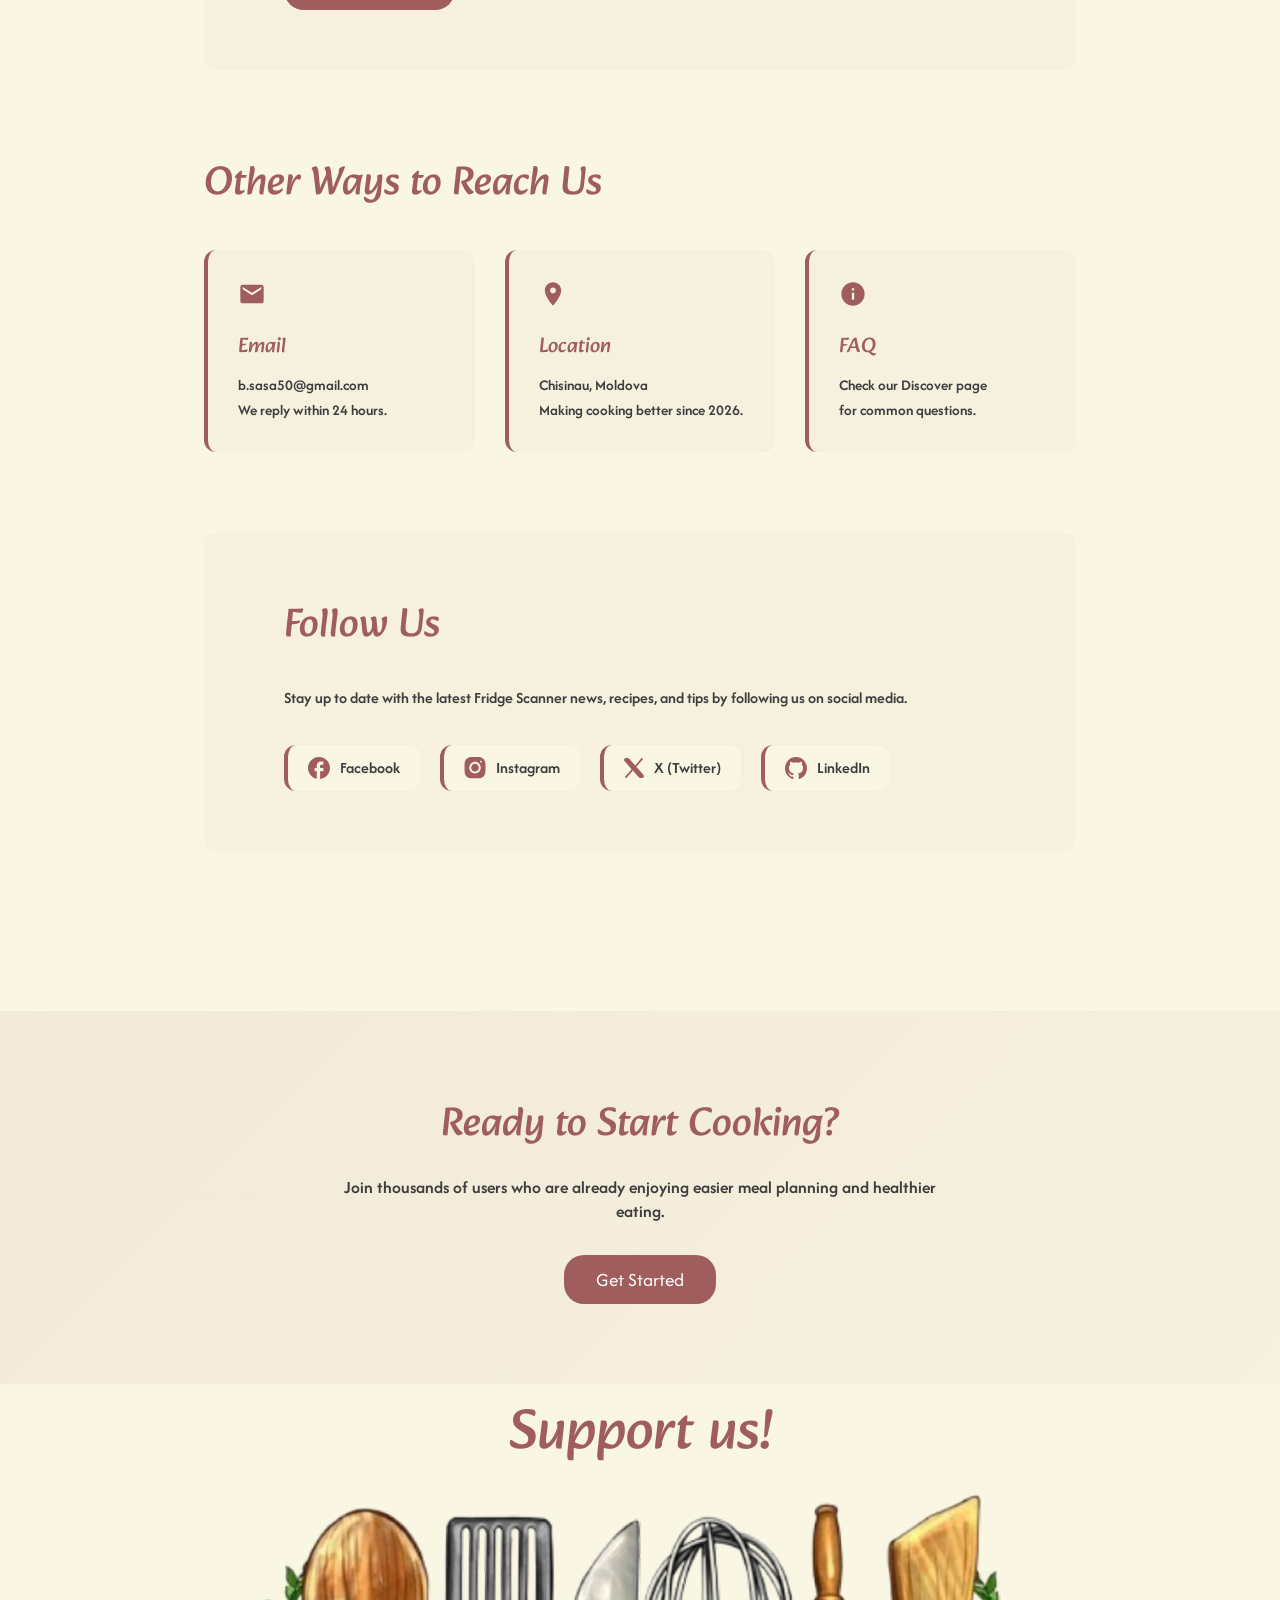
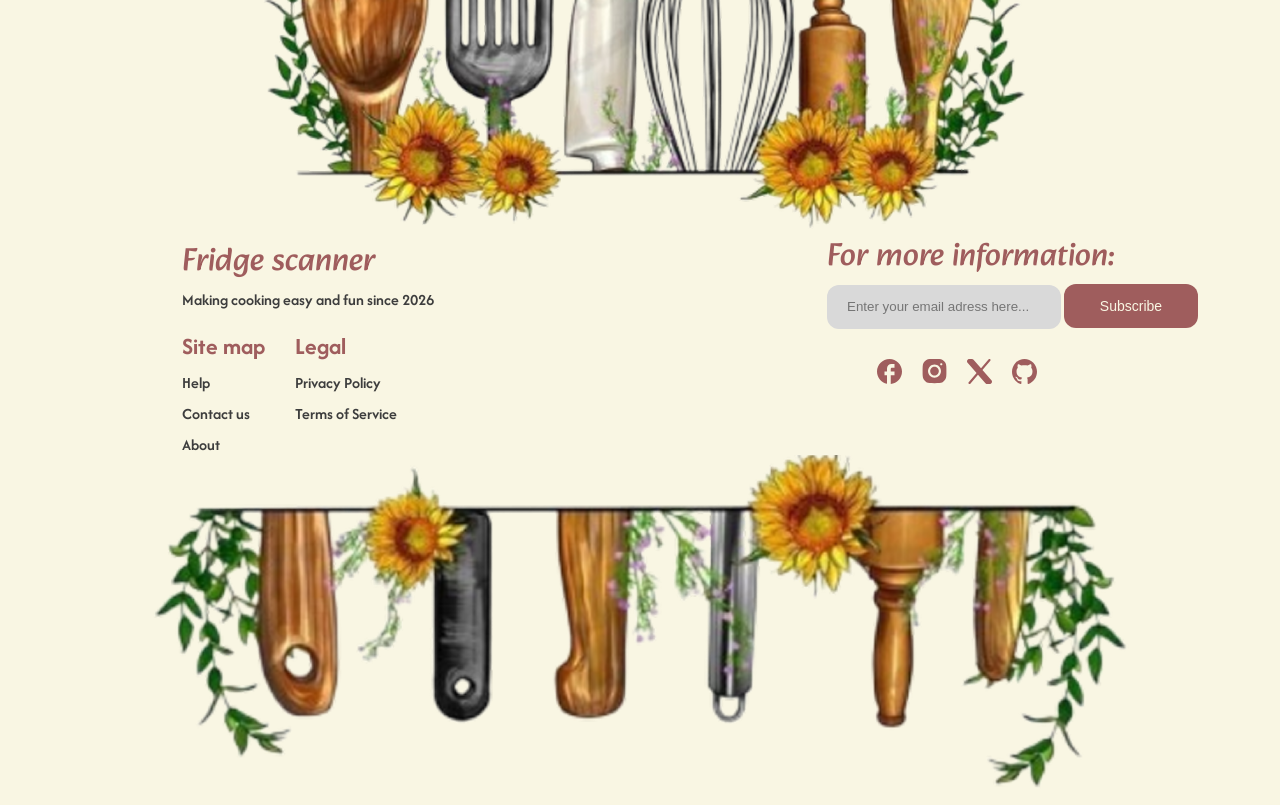
<file: contact.html>
<!DOCTYPE html>
<html lang="en">
<head>
    <meta charset="UTF-8">
    <meta name="viewport" content="width=device-width, initial-scale=1.0">
    <title>Contact Us - Fridge Scanner</title>
    <link rel="stylesheet" href="styles/contact.css">
    <link rel="icon" type="image" href="images/logo.png">
    <link rel="preconnect" href="https://fonts.googleapis.com">
    <link rel="preconnect" href="https://fonts.gstatic.com" crossorigin>
    <link href="https://fonts.googleapis.com/css2?family=Afacad:ital,wght@0,400..700;1,400..700&family=Alkatra:wght@400..700&family=DM+Sans:ital,opsz,wght@0,9..40,100..1000;1,9..40,100..1000&family=Noto+Sans:ital,wght@0,100..900;1,100..900&display=swap" rel="stylesheet">
</head>

<body>
    <header>
        <nav>
            <a href="index.html">Home</a>
            <a href="about.html">About us</a>
            <a href="contact.html" class="active">Contact us</a>
            <a href="https://github.com/BoicoMihai/FridgeScanner">Discover more</a>
        </nav>
    </header>

    <section class="contact-hero">
        <div class="contact-hero-content">
            <h1>Contact Us</h1>
            <p>Have a question, suggestion, or just want to say hello? We'd love to hear from you.</p>
        </div>
    </section>

    <div class="contact-content">

        <section class="contact-section">
            <div class="contact-section-content">
                <h2>Get in Touch</h2>
                <p>Whether you're experiencing an issue, have a feature request, or simply want to share your feedback — our team is here and ready to help. Fill out the form below and we'll get back to you as soon as possible.</p>
            </div>
        </section>

        <section class="contact-section alternate">
            <div class="contact-section-content">
                <h2>Send Us a Message</h2>
                <div class="contact-form">
                    <div class="form-row">
                        <div class="form-group">
                            <label for="firstName">First Name</label>
                            <input type="text" id="firstName" placeholder="Your first name">
                        </div>
                        <div class="form-group">
                            <label for="lastName">Last Name</label>
                            <input type="text" id="lastName" placeholder="Your last name">
                        </div>
                    </div>
                    <div class="form-group">
                        <label for="email">Email Address</label>
                        <input type="email" id="email" placeholder="your@email.com">
                    </div>
                    <div class="form-group">
                        <label for="subject">Subject</label>
                        <input type="text" id="subject" placeholder="What's this about?">
                    </div>
                    <div class="form-group">
                        <label for="message">Message</label>
                        <textarea id="message" rows="5" placeholder="Tell us what's on your mind..."></textarea>
                    </div>
                    <button class="submit-button">Send Message</button>
                </div>
            </div>
        </section>

        <section class="contact-section">
            <div class="contact-section-content">
                <h2>Other Ways to Reach Us</h2>
                <div class="contact-cards">
                    <div class="contact-card">
                        <div class="contact-card-icon">
                            <svg width="28" height="28" viewBox="0 0 24 24" fill="none" xmlns="http://www.w3.org/2000/svg">
                                <path d="M20 4H4C2.9 4 2 4.9 2 6V18C2 19.1 2.9 20 4 20H20C21.1 20 22 19.1 22 18V6C22 4.9 21.1 4 20 4ZM20 8L12 13L4 8V6L12 11L20 6V8Z" fill="#9F5D5D"/>
                            </svg>
                        </div>
                        <h3>Email</h3>
                        <p>b.sasa50@gmail.com</p>
                        <p>We reply within 24 hours.</p>
                    </div>
                    <div class="contact-card">
                        <div class="contact-card-icon">
                            <svg width="28" height="28" viewBox="0 0 24 24" fill="none" xmlns="http://www.w3.org/2000/svg">
                                <path d="M12 2C8.13 2 5 5.13 5 9C5 14.25 12 22 12 22C12 22 19 14.25 19 9C19 5.13 15.87 2 12 2ZM12 11.5C10.62 11.5 9.5 10.38 9.5 9C9.5 7.62 10.62 6.5 12 6.5C13.38 6.5 14.5 7.62 14.5 9C14.5 10.38 13.38 11.5 12 11.5Z" fill="#9F5D5D"/>
                            </svg>
                        </div>
                        <h3>Location</h3>
                        <p>Chisinau, Moldova</p>
                        <p>Making cooking better since 2026.</p>
                    </div>
                    <div class="contact-card">
                        <div class="contact-card-icon">
                            <svg width="28" height="28" viewBox="0 0 24 24" fill="none" xmlns="http://www.w3.org/2000/svg">
                                <path d="M12 2C6.48 2 2 6.48 2 12C2 17.52 6.48 22 12 22C17.52 22 22 17.52 22 12C22 6.48 17.52 2 12 2ZM13 17H11V11H13V17ZM13 9H11V7H13V9Z" fill="#9F5D5D"/>
                            </svg>
                        </div>
                        <h3>FAQ</h3>
                        <p>Check our Discover page</p>
                        <p>for common questions.</p>
                    </div>
                </div>
            </div>
        </section>

        <section class="contact-section alternate">
            <div class="contact-section-content">
                <h2>Follow Us</h2>
                <p>Stay up to date with the latest Fridge Scanner news, recipes, and tips by following us on social media.</p>
                <div class="social-links">
                    <a href="#Facebook" class="social-link">
                        <svg width="22" height="22" viewBox="0 0 20 20" fill="none" xmlns="http://www.w3.org/2000/svg">
                            <path d="M20 10.0251C20 4.49123 15.52 0 10 0C4.48 0 0 4.49123 0 10.0251C0 14.8772 3.44 18.9173 8 19.8496V13.0326H6V10.0251H8V7.5188C8 5.58396 9.57 4.01003 11.5 4.01003H14V7.01754H12C11.45 7.01754 11 7.46867 11 8.02005V10.0251H14V13.0326H11V20C16.05 19.4987 20 15.2281 20 10.0251Z" fill="#9F5D5D"/>
                        </svg>
                        <span>Facebook</span>
                    </a>
                    <a href="#instagram" class="social-link">
                        <svg width="22" height="22" viewBox="0 0 20 21" fill="none" xmlns="http://www.w3.org/2000/svg">
                            <path d="M6.36365 10.1698C6.36365 9.18899 6.74676 8.24836 7.42871 7.55483C8.11066 6.8613 9.03559 6.47168 10 6.47168C10.9644 6.47168 11.8894 6.8613 12.5713 7.55483C13.2533 8.24836 13.6364 9.18899 13.6364 10.1698C13.6364 11.1506 13.2533 12.0912 12.5713 12.7847C11.8894 13.4783 10.9644 13.8679 10 13.8679C9.03559 13.8679 8.11066 13.4783 7.42871 12.7847C6.74676 12.0912 6.36365 11.1506 6.36365 10.1698Z" fill="#9F5D5D"/>
                            <path d="M10.0455 0C11.7064 0 13.0145 2.06648e-08 14.0636 0.0970753C15.1345 0.195075 16.0236 0.40032 16.8182 0.867206C17.7855 1.43519 18.5888 2.2521 19.1473 3.23584C19.6064 4.04388 19.8082 4.94807 19.9045 6.03716C20 7.10406 20 8.43446 20 10.1236V10.216C20 11.9051 20 13.2355 19.9045 14.3024C19.8082 15.3915 19.6064 16.2957 19.1473 17.1037C18.5888 18.0875 17.7855 18.9044 16.8182 19.4724C16.0236 19.9393 15.1345 20.1445 14.0636 20.2425C13.0145 20.3396 11.7064 20.3396 10.0455 20.3396H9.95455C8.29364 20.3396 6.98546 20.3396 5.93636 20.2425C4.86545 20.1445 3.97636 19.9393 3.18182 19.4724C2.2145 18.9044 1.41123 18.0875 0.852727 17.1037C0.393636 16.2957 0.191818 15.3915 0.0954546 14.3024C2.03198e-08 13.2355 0 11.9051 0 10.216V10.1236C0 8.43446 2.03198e-08 7.10406 0.0954546 6.03716C0.191818 4.94807 0.393636 4.04388 0.852727 3.23584C1.41123 2.2521 2.2145 1.43519 3.18182 0.867206C3.97636 0.40032 4.86545 0.195075 5.93636 0.0970753C6.98546 2.06648e-08 8.29364 0 9.95455 0H10.0455ZM15.6818 3.46698C15.4407 3.46698 15.2095 3.56438 15.039 3.73776C14.8685 3.91115 14.7727 4.1463 14.7727 4.3915V4.3952C14.7727 4.6404 14.8685 4.87556 15.039 5.04894C15.2095 5.22232 15.4407 5.31973 15.6818 5.31973H15.6855C15.9266 5.31973 16.1578 5.22232 16.3283 5.04894C16.4988 4.87556 16.5945 4.6404 16.5945 4.3952V4.3915C16.5945 4.1463 16.4988 3.91115 16.3283 3.73776C16.1578 3.56438 15.9266 3.46698 15.6855 3.46698H15.6818ZM10 4.62263C8.55336 4.62263 7.16598 5.20707 6.14305 6.24736C5.12013 7.28765 4.54545 8.6986 4.54545 10.1698C4.54545 11.641 5.12013 13.0519 6.14305 14.0922C7.16598 15.1325 8.55336 15.717 10 15.717C11.4466 15.717 12.834 15.1325 13.8569 14.0922C14.8799 13.0519 15.4545 11.641 15.4545 10.1698C15.4545 8.6986 14.8799 7.28765 13.8569 6.24736C12.834 5.20707 11.4466 4.62263 10 4.62263Z" fill="#9F5D5D"/>
                        </svg>
                        <span>Instagram</span>
                    </a>
                    <a href="#X" class="social-link">
                        <svg width="20" height="20" viewBox="0 0 17 17" fill="none" xmlns="http://www.w3.org/2000/svg">
                            <path d="M15.8538 1.20293C15.9796 1.05608 16.0418 0.865308 16.0269 0.672571C16.0119 0.479835 15.921 0.300926 15.7742 0.175204C15.6273 0.0494812 15.4365 -0.0127569 15.2438 0.00218109C15.051 0.0171191 14.8721 0.10801 14.7464 0.254858L9.53151 6.34935L4.45657 0.581244C4.2907 0.396348 4.08734 0.248909 3.86003 0.148747C3.63272 0.0485845 3.38668 -0.00200282 3.13829 0.00035379H1.70634C1.04575 0.00035379 0.478408 0.342283 0.190854 0.860033C0.037462 1.13491 -0.0259152 1.45095 0.0096327 1.76371C0.0451806 2.07647 0.177866 2.37022 0.389033 2.60367L6.49568 9.54619L1.14581 15.7971C1.08355 15.8698 1.03623 15.954 1.00654 16.045C0.976846 16.136 0.965372 16.232 0.972769 16.3274C0.980167 16.4229 1.00629 16.5159 1.04965 16.6012C1.09301 16.6866 1.15275 16.7625 1.22547 16.8248C1.29818 16.887 1.38245 16.9344 1.47346 16.9641C1.56447 16.9937 1.66043 17.0052 1.75587 16.9978C1.85131 16.9904 1.94436 16.9643 2.02971 16.9209C2.11505 16.8776 2.19102 16.8179 2.25328 16.7451L7.46812 10.6507L12.5431 16.4188C12.8782 16.7995 13.3688 16.9996 13.8613 16.9996H15.2933C15.9549 16.9996 16.5212 16.6577 16.8088 16.14C16.9623 15.8652 17.0258 15.5492 16.9905 15.2365C16.9551 14.9237 16.8226 14.6299 16.6116 14.3963L10.504 7.45479L15.8538 1.20293Z" fill="#9F5D5D"/>
                        </svg>
                        <span>X (Twitter)</span>
                    </a>
                    <a href="#linkedin" class="social-link">
                        <svg width="22" height="22" viewBox="0 0 20 20" fill="none" xmlns="http://www.w3.org/2000/svg">
                            <path d="M10 0C8.68678 0 7.38642 0.265079 6.17317 0.780103C4.95991 1.29513 3.85752 2.05001 2.92893 3.00165C1.05357 4.92357 0 7.53026 0 10.2483C0 14.778 2.87 18.6211 6.84 19.9841C7.34 20.0661 7.5 19.7484 7.5 19.4717V17.7398C4.73 18.3547 4.14 16.3665 4.14 16.3665C3.68 15.1777 3.03 14.86 3.03 14.86C2.12 14.2246 3.1 14.2451 3.1 14.2451C4.1 14.3168 4.63 15.3007 4.63 15.3007C5.5 16.8584 6.97 16.3972 7.54 16.1513C7.63 15.4851 7.89 15.0342 8.17 14.778C5.95 14.5218 3.62 13.6404 3.62 9.73586C3.62 8.5983 4 7.6862 4.65 6.95858C4.55 6.70237 4.2 5.63655 4.75 4.25303C4.75 4.25303 5.59 3.97633 7.5 5.29836C8.29 5.07289 9.15 4.96016 10 4.96016C10.85 4.96016 11.71 5.07289 12.5 5.29836C14.41 3.97633 15.25 4.25303 15.25 4.25303C15.8 5.63655 15.45 6.70237 15.35 6.95858C16 7.6862 16.38 8.5983 16.38 9.73586C16.38 13.6507 14.04 14.5116 11.81 14.7678C12.17 15.0855 12.5 15.7106 12.5 16.6637V19.4717C12.5 19.7484 12.66 20.0764 13.17 19.9841C17.14 18.6109 20 14.778 20 10.2483C20 8.90245 19.7413 7.5698 19.2388 6.32643C18.7362 5.08305 17.9997 3.95329 17.0711 3.00165C16.1425 2.05001 15.0401 1.29513 13.8268 0.780103C12.6136 0.265079 11.3132 0 10 0Z" fill="#9F5D5D"/>
                        </svg>
                        <span>LinkedIn</span>
                    </a>
                </div>
            </div>
        </section>

    </div>

    <div class="contact-cta">
        <h2>Ready to Start Cooking?</h2>
        <p>Join thousands of users who are already enjoying easier meal planning and healthier eating.</p>
        <a href="page.html"><button class="cta-button">Get Started</button></a>
    </div>

    <div class="footer">
        <h1>Support us!</h1>

        <img src="images/Footer-top.png" alt="" class="footer-image">

        <div class="footer-content">
            <h1>Fridge scanner</h1>
            <p>Making cooking easy and fun since 2026</p>

            <div class="text-content">
                <div class="Site-map">
                    <h2>Site map</h2>
                    <p>Help</p>
                    <p>Contact us</p>
                    <p>About</p>
                </div>

                <div class="Legal">
                    <h2>Legal</h2>
                    <p>Privacy Policy</p>
                    <p>Terms of Service</p>
                </div>

                <div class="email-selection">
                    <h1>For more information:</h1>

                    <div class="input-bar">
                        <input type="text" placeholder="Enter your email adress here...">
                        <button>Subscribe</button>

                        <div class="socials">
                            <svg width="20" height="20" viewBox="0 0 20 20" fill="none" xmlns="http://www.w3.org/2000/svg">
                                <path d="M20 10.0251C20 4.49123 15.52 0 10 0C4.48 0 0 4.49123 0 10.0251C0 14.8772 3.44 18.9173 8 19.8496V13.0326H6V10.0251H8V7.5188C8 5.58396 9.57 4.01003 11.5 4.01003H14V7.01754H12C11.45 7.01754 11 7.46867 11 8.02005V10.0251H14V13.0326H11V20C16.05 19.4987 20 15.2281 20 10.0251Z" fill="#9F5D5D"/>
                            </svg>
                            <svg width="20" height="21" viewBox="0 0 20 21" fill="none" xmlns="http://www.w3.org/2000/svg">
                                <path d="M6.36365 10.1698C6.36365 9.18899 6.74676 8.24836 7.42871 7.55483C8.11066 6.8613 9.03559 6.47168 10 6.47168C10.9644 6.47168 11.8894 6.8613 12.5713 7.55483C13.2533 8.24836 13.6364 9.18899 13.6364 10.1698C13.6364 11.1506 13.2533 12.0912 12.5713 12.7847C11.8894 13.4783 10.9644 13.8679 10 13.8679C9.03559 13.8679 8.11066 13.4783 7.42871 12.7847C6.74676 12.0912 6.36365 11.1506 6.36365 10.1698Z" fill="#9F5D5D"/>
                                <path d="M10.0455 0C11.7064 0 13.0145 2.06648e-08 14.0636 0.0970753C15.1345 0.195075 16.0236 0.40032 16.8182 0.867206C17.7855 1.43519 18.5888 2.2521 19.1473 3.23584C19.6064 4.04388 19.8082 4.94807 19.9045 6.03716C20 7.10406 20 8.43446 20 10.1236V10.216C20 11.9051 20 13.2355 19.9045 14.3024C19.8082 15.3915 19.6064 16.2957 19.1473 17.1037C18.5888 18.0875 17.7855 18.9044 16.8182 19.4724C16.0236 19.9393 15.1345 20.1445 14.0636 20.2425C13.0145 20.3396 11.7064 20.3396 10.0455 20.3396H9.95455C8.29364 20.3396 6.98546 20.3396 5.93636 20.2425C4.86545 20.1445 3.97636 19.9393 3.18182 19.4724C2.2145 18.9044 1.41123 18.0875 0.852727 17.1037C0.393636 16.2957 0.191818 15.3915 0.0954546 14.3024C2.03198e-08 13.2355 0 11.9051 0 10.216V10.1236C0 8.43446 2.03198e-08 7.10406 0.0954546 6.03716C0.191818 4.94807 0.393636 4.04388 0.852727 3.23584C1.41123 2.2521 2.2145 1.43519 3.18182 0.867206C3.97636 0.40032 4.86545 0.195075 5.93636 0.0970753C6.98546 2.06648e-08 8.29364 0 9.95455 0H10.0455ZM15.6818 3.46698C15.4407 3.46698 15.2095 3.56438 15.039 3.73776C14.8685 3.91115 14.7727 4.1463 14.7727 4.3915V4.3952C14.7727 4.6404 14.8685 4.87556 15.039 5.04894C15.2095 5.22232 15.4407 5.31973 15.6818 5.31973H15.6855C15.9266 5.31973 16.1578 5.22232 16.3283 5.04894C16.4988 4.87556 16.5945 4.6404 16.5945 4.3952V4.3915C16.5945 4.1463 16.4988 3.91115 16.3283 3.73776C16.1578 3.56438 15.9266 3.46698 15.6855 3.46698H15.6818ZM10 4.62263C8.55336 4.62263 7.16598 5.20707 6.14305 6.24736C5.12013 7.28765 4.54545 8.6986 4.54545 10.1698C4.54545 11.641 5.12013 13.0519 6.14305 14.0922C7.16598 15.1325 8.55336 15.717 10 15.717C11.4466 15.717 12.834 15.1325 13.8569 14.0922C14.8799 13.0519 15.4545 11.641 15.4545 10.1698C15.4545 8.6986 14.8799 7.28765 13.8569 6.24736C12.834 5.20707 11.4466 4.62263 10 4.62263Z" fill="#9F5D5D"/>
                            </svg>
                            <svg width="17" height="17" viewBox="0 0 17 17" fill="none" xmlns="http://www.w3.org/2000/svg">
                                <path d="M15.8538 1.20293C15.9796 1.05608 16.0418 0.865308 16.0269 0.672571C16.0119 0.479835 15.921 0.300926 15.7742 0.175204C15.6273 0.0494812 15.4365 -0.0127569 15.2438 0.00218109C15.051 0.0171191 14.8721 0.10801 14.7464 0.254858L9.53151 6.34935L4.45657 0.581244C4.2907 0.396348 4.08734 0.248909 3.86003 0.148747C3.63272 0.0485845 3.38668 -0.00200282 3.13829 0.00035379H1.70634C1.04575 0.00035379 0.478408 0.342283 0.190854 0.860033C0.037462 1.13491 -0.0259152 1.45095 0.0096327 1.76371C0.0451806 2.07647 0.177866 2.37022 0.389033 2.60367L6.49568 9.54619L1.14581 15.7971C1.08355 15.8698 1.03623 15.954 1.00654 16.045C0.976846 16.136 0.965372 16.232 0.972769 16.3274C0.980167 16.4229 1.00629 16.5159 1.04965 16.6012C1.09301 16.6866 1.15275 16.7625 1.22547 16.8248C1.29818 16.887 1.38245 16.9344 1.47346 16.9641C1.56447 16.9937 1.66043 17.0052 1.75587 16.9978C1.85131 16.9904 1.94436 16.9643 2.02971 16.9209C2.11505 16.8776 2.19102 16.8179 2.25328 16.7451L7.46812 10.6507L12.5431 16.4188C12.8782 16.7995 13.3688 16.9996 13.8613 16.9996H15.2933C15.9549 16.9996 16.5212 16.6577 16.8088 16.14C16.9623 15.8652 17.0258 15.5492 16.9905 15.2365C16.9551 14.9237 16.8226 14.6299 16.6116 14.3963L10.504 7.45479L15.8538 1.20293Z" fill="#9F5D5D"/>
                            </svg>
                            <svg width="20" height="20" viewBox="0 0 20 20" fill="none" xmlns="http://www.w3.org/2000/svg">
                                <path d="M10 0C8.68678 0 7.38642 0.265079 6.17317 0.780103C4.95991 1.29513 3.85752 2.05001 2.92893 3.00165C1.05357 4.92357 0 7.53026 0 10.2483C0 14.778 2.87 18.6211 6.84 19.9841C7.34 20.0661 7.5 19.7484 7.5 19.4717V17.7398C4.73 18.3547 4.14 16.3665 4.14 16.3665C3.68 15.1777 3.03 14.86 3.03 14.86C2.12 14.2246 3.1 14.2451 3.1 14.2451C4.1 14.3168 4.63 15.3007 4.63 15.3007C5.5 16.8584 6.97 16.3972 7.54 16.1513C7.63 15.4851 7.89 15.0342 8.17 14.778C5.95 14.5218 3.62 13.6404 3.62 9.73586C3.62 8.5983 4 7.6862 4.65 6.95858C4.55 6.70237 4.2 5.63655 4.75 4.25303C4.75 4.25303 5.59 3.97633 7.5 5.29836C8.29 5.07289 9.15 4.96016 10 4.96016C10.85 4.96016 11.71 5.07289 12.5 5.29836C14.41 3.97633 15.25 4.25303 15.25 4.25303C15.8 5.63655 15.45 6.70237 15.35 6.95858C16 7.6862 16.38 8.5983 16.38 9.73586C16.38 13.6507 14.04 14.5116 11.81 14.7678C12.17 15.0855 12.5 15.7106 12.5 16.6637V19.4717C12.5 19.7484 12.66 20.0764 13.17 19.9841C17.14 18.6109 20 14.778 20 10.2483C20 8.90245 19.7413 7.5698 19.2388 6.32643C18.7362 5.08305 17.9997 3.95329 17.0711 3.00165C16.1425 2.05001 15.0401 1.29513 13.8268 0.780103C12.6136 0.265079 11.3132 0 10 0Z" fill="#9F5D5D"/>
                            </svg>
                        </div>
                    </div>
                </div>
            </div>
        </div>
    </div>

    <img src="images/Footer-bottom.png" alt="" class="footer-image">
</body>
</html>
</file>
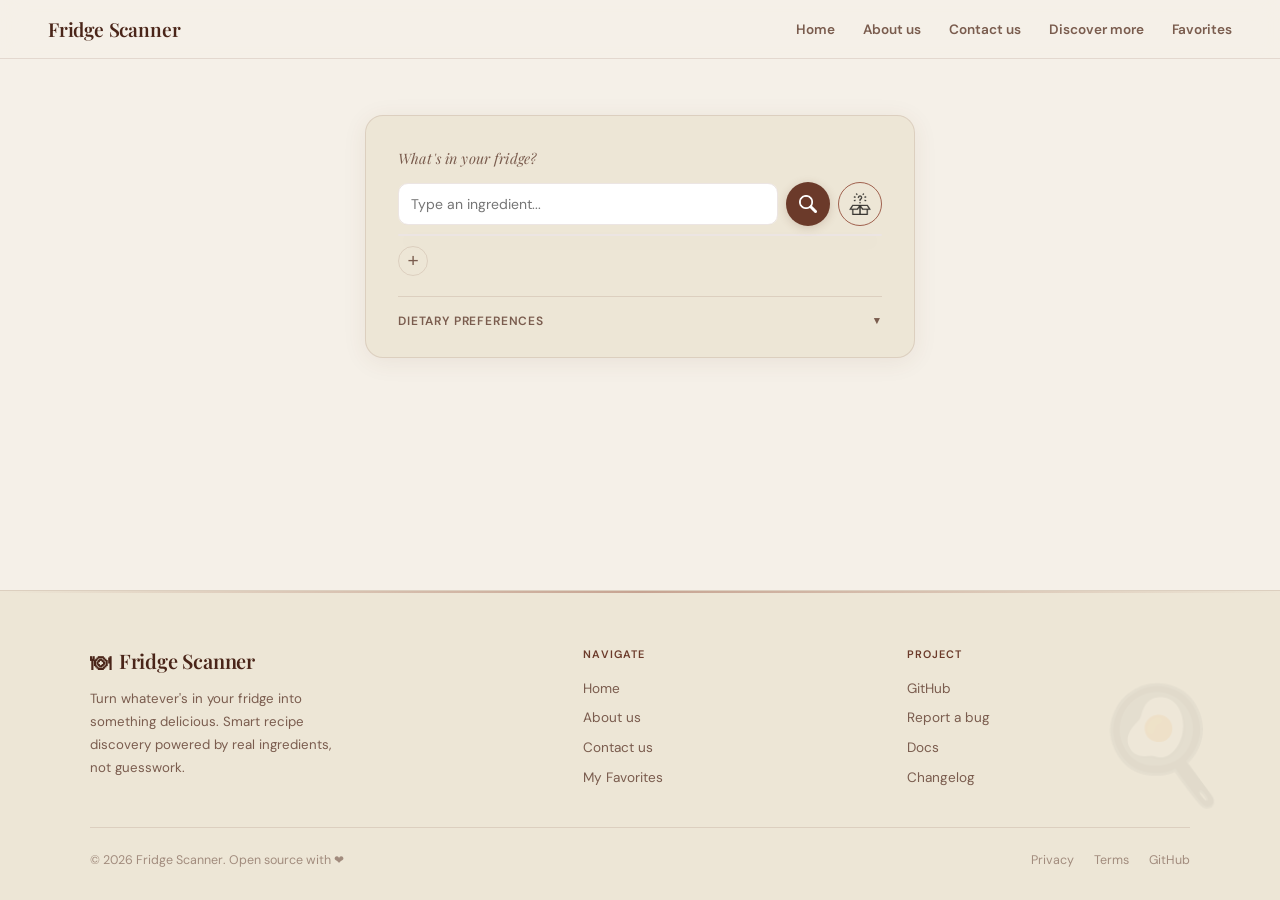
<file: page.html>
<!DOCTYPE html>
<html>
<head>
  <meta charset="UTF-8">
  <meta name="viewport" content="width=device-width, initial-scale=1.0">
  <title>Fridge Scanner</title>
  <link href="https://fonts.googleapis.com/css2?family=Playfair+Display:ital,wght@0,600;1,400&family=DM+Sans:wght@300;400;500&display=swap" rel="stylesheet">
  <link rel="stylesheet" href="styles/page.css">
  <link rel="icon" type="image" href="images/logo.png">
</head>
<body>

<nav>
  <span class="nav-logo">Fridge Scanner</span>
  <div class="nav-links">
    <a href="index.html">Home</a>
    <a href="about.html">About us</a>
    <a href="contact.html">Contact us</a>
    <a href="https://github.com/BoicoMihai/FridgeScanner">Discover more</a>
    <a href="#" onclick="showFavorites(); return false;" class="nav-favorites">Favorites</a>
  </div>
</nav>

<div class="hero">

  <div class="search-column">
    <aside class="ingredients-aside hidden" id="ingredients-aside">
  <div class="aside-card" id="aside-card">
    <div class="aside-header">
      <span class="aside-title">Quick Ingredients</span>
      <span class="aside-subtitle">Tap to add to your search</span>
    </div>

    <div class="aside-section">
      <div class="aside-section-label"><span>Essentials</span></div>
      <div class="aside-pills-grid">
        <button class="aside-pill" onclick="selectIngredient('eggs', this)">Eggs</button>
        <button class="aside-pill" onclick="selectIngredient('butter', this)">Butter</button>
        <button class="aside-pill" onclick="selectIngredient('garlic', this)">Garlic</button>
        <button class="aside-pill" onclick="selectIngredient('onion', this)">Onion</button>
        <button class="aside-pill" onclick="selectIngredient('olive oil', this)">Olive Oil</button>
        <button class="aside-pill" onclick="selectIngredient('milk', this)">Milk</button>
        <button class="aside-pill" onclick="selectIngredient('flour', this)">Flour</button>
        <button class="aside-pill" onclick="selectIngredient('tomatoes', this)">Tomatoes</button>
      </div>
    </div>

    <div class="aside-extra hidden" id="aside-extra">

      <div class="aside-section">
        <div class="aside-section-label"><span>Vegetables</span></div>
        <div class="aside-pills-grid">
          <button class="aside-pill" onclick="selectIngredient('carrot', this)">Carrot</button>
          <button class="aside-pill" onclick="selectIngredient('potato', this)">Potato</button>
          <button class="aside-pill" onclick="selectIngredient('spinach', this)">Spinach</button>
          <button class="aside-pill" onclick="selectIngredient('broccoli', this)">Broccoli</button>
          <button class="aside-pill" onclick="selectIngredient('bell pepper', this)">Bell Pepper</button>
          <button class="aside-pill" onclick="selectIngredient('zucchini', this)">Zucchini</button>
          <button class="aside-pill" onclick="selectIngredient('cucumber', this)">Cucumber</button>
          <button class="aside-pill" onclick="selectIngredient('celery', this)">Celery</button>
        </div>
      </div>

      <div class="aside-section">
        <div class="aside-section-label"><span>Proteins</span></div>
        <div class="aside-pills-grid">
          <button class="aside-pill" onclick="selectIngredient('chicken breast', this)">Chicken</button>
          <button class="aside-pill" onclick="selectIngredient('ground beef', this)">Ground Beef</button>
          <button class="aside-pill" onclick="selectIngredient('salmon', this)">Salmon</button>
          <button class="aside-pill" onclick="selectIngredient('tuna', this)">Tuna</button>
          <button class="aside-pill" onclick="selectIngredient('lentils', this)">Lentils</button>
          <button class="aside-pill" onclick="selectIngredient('chickpeas', this)">Chickpeas</button>
          <button class="aside-pill" onclick="selectIngredient('tofu', this)">Tofu</button>
          <button class="aside-pill" onclick="selectIngredient('shrimp', this)">Shrimp</button>
        </div>
      </div>

      <div class="aside-section">
        <div class="aside-section-label"><span>Dairy</span></div>
        <div class="aside-pills-grid">
          <button class="aside-pill" onclick="selectIngredient('cheese', this)">Cheese</button>
          <button class="aside-pill" onclick="selectIngredient('mozzarella', this)">Mozzarella</button>
          <button class="aside-pill" onclick="selectIngredient('parmesan', this)">Parmesan</button>
          <button class="aside-pill" onclick="selectIngredient('yogurt', this)">Yogurt</button>
          <button class="aside-pill" onclick="selectIngredient('cream', this)">Cream</button>
          <button class="aside-pill" onclick="selectIngredient('sour cream', this)">Sour Cream</button>
        </div>
      </div>

      <div class="aside-section">
        <div class="aside-section-label"><span>Grains & Pasta</span></div>
        <div class="aside-pills-grid">
          <button class="aside-pill" onclick="selectIngredient('rice', this)">Rice</button>
          <button class="aside-pill" onclick="selectIngredient('pasta', this)">Pasta</button>
          <button class="aside-pill" onclick="selectIngredient('bread', this)">Bread</button>
          <button class="aside-pill" onclick="selectIngredient('oats', this)">Oats</button>
          <button class="aside-pill" onclick="selectIngredient('quinoa', this)">Quinoa</button>
          <button class="aside-pill" onclick="selectIngredient('couscous', this)">Couscous</button>
        </div>
      </div>

    </div>

    <button class="see-more-btn" id="see-more-btn" onclick="toggleAside()">
      See more <span class="see-more-arrow" id="see-more-arrow">▼</span>
    </button>
  </div>
</aside>
    <div class="search-card">
      <label>What's in your fridge?</label>
      <div class="input-row">
        <div class="input-wrapper">
          <input type="text" id="ghost" disabled>
          <input type="text" id="q" placeholder="Type an ingredient..." onfocus="showHistory()" onblur="hideHistory()" oninput="ingredientSuggest()" onkeydown="handleKey(event); if(event.key==='Enter') search()">
        </div>
        <button id="btn-search" onclick="search()">
          <img src="images/search.png" alt="search" width="18" height="18" id="search-icon">
        </button>
        <button class="btn-random" onclick="randomRecipe()">
          <img src="images/random.png" alt="random" id="random">
        </button>
      </div>
      <div id="dropdown"></div>

      <div class="open-aside-wrapper">
        <button class="btn-open-aside" id="btn-open-aside" onclick="toggleAsidePanel()" title="Quick ingredient picker">
          <span class="btn-open-aside-icon" id="open-aside-icon">+</span>
        </button>
        <div id="ingredient-tags" class="ingredient-tags"></div>
      </div>

      <div class="filters-section">
        <div class="filters-header" onclick="toggleFilters()">
          <span class="filters-title">Dietary preferences</span>
          <span class="toggle-arrow" id="toggle-arrow">▼</span>
        </div>

        <div id="filters-container" class="filters-container hidden">
          <div class="pills-grid">
            <button class="filter-pill" data-filter="vegan" onclick="togglePill(this)">
              <img src="images/vegan.png" width="16" height="16">
              <span>Vegan</span>
            </button>
            <button class="filter-pill" data-filter="vegetarian" onclick="togglePill(this)">
              <img src="images/vegetarian.png" width="16" height="16">
              <span>Vegetarian</span>
            </button>
            <button class="filter-pill" data-filter="gluten-free" onclick="togglePill(this)">
              <img src="images/gluten-free.png" width="16" height="16">
              <span>Gluten free</span>
            </button>
            <button class="filter-pill" data-filter="dairy-free" onclick="togglePill(this)">
              <img src="images/dairy-free.png" width="16" height="16">
              <span>Free Dairy</span>
            </button>
            <button class="filter-pill" data-filter="paleo" onclick="togglePill(this)">
              <img src="images/paleo.png" width="16" height="16">
              <span>Paleo</span>
            </button>
            <button class="filter-pill" data-filter="keto" onclick="togglePill(this)">
              <img src="images/keto.png" width="16" height="16">
              <span>Keto</span>
            </button>
          </div>
          <div class="time-slider-section">
            <div class="time-slider-header">
              <span class="time-slider-label">Cooking time</span>
              <span class="time-slider-value" id="time-display">any duration</span>
            </div>
            <div class="slider-track-container" id="slider-container">
              <div class="slider-track"></div>
              <div class="slider-fill" id="slider-fill"></div>
              <div class="slider-thumb" id="thumb-min"></div>
              <div class="slider-thumb" id="thumb-max"></div>
            </div>
            <div class="range-labels">
              <span>5 min</span>
              <span>120 min</span>
            </div>
          </div>
        </div>
      </div>
    </div>
  </div>

</div>

<div class="results-section">
  <div id="loading" class="hidden">
  <div class="skeleton-card">
    <div class="skeleton skeleton-image"></div>
    <div class="skeleton-body">
      <div class="skeleton skeleton-title"></div>
      <div class="skeleton skeleton-meta"></div>
      <div class="skeleton-nutrients">
        <div class="skeleton skeleton-chip"></div>
        <div class="skeleton skeleton-chip"></div>
        <div class="skeleton skeleton-chip"></div>
        <div class="skeleton skeleton-chip"></div>
      </div>
      <div class="skeleton skeleton-btn"></div>
    </div>
  </div>
</div>
  <div id="recipe-card" class="hidden"></div>
  <div id="favorites-modal" class="favorites-modal hidden">
    <div class="favorites-content">
      <div class="favorites-header">
        <h2>Favorite Recipes</h2>
        <button class="close-favorites" onclick="closeFavorites()">✕</button>
      </div>
      <div id="favorites-list"></div>
    </div>
  </div>
</div>

<footer>
  <div class="footer-inner">
    <div class="footer-brand">
      <div class="footer-logo"><span>🍽</span> Fridge Scanner</div>
      <p>Turn whatever's in your fridge into something delicious. Smart recipe discovery powered by real ingredients, not guesswork.</p>
    </div>
 
    <div class="footer-col">
      <h4>Navigate</h4>
      <ul>
        <li><a href="index.html">Home</a></li>
        <li><a href="about.html">About us</a></li>
        <li><a href="contact.html">Contact us</a></li>
        <li><a href="#" onclick="showFavorites(); return false;">My Favorites</a></li>
      </ul>
    </div>
 
    <div class="footer-col">
      <h4>Project</h4>
      <ul>
        <li><a href="https://github.com/BoicoMihai/FridgeScanner" target="_blank">GitHub</a></li>
        <li><a href="https://github.com/BoicoMihai/FridgeScanner/issues" target="_blank">Report a bug</a></li>
        <li><a href="https://github.com/BoicoMihai/FridgeScanner/blob/main/README.md" target="_blank">Docs</a></li>
        <li><a href="https://github.com/BoicoMihai/FridgeScanner/releases" target="_blank">Changelog</a></li>
      </ul>
    </div>
  </div>
 
  <div class="footer-bottom">
    <p>© 2026 Fridge Scanner. Open source with ❤</p>
    <div class="footer-bottom-links">
      <a href="#">Privacy</a>
      <a href="#">Terms</a>
      <a href="https://github.com/BoicoMihai/FridgeScanner" target="_blank">GitHub</a>
    </div>
  </div>
</footer>
 
<script src="src/main.js"></script>
</body>
</html>
</file>
<file: styles/main.css>
* {
    margin: 0;
    padding: 0;
    box-sizing: border-box;
}

:root { 
  --cream: #f9f6e3;
  --dusty-rose: #9F5D5D;
  --dark-brown: #5c4033;
  --text-dark: #3d3d3d;
  --grey: #D9D9D9;
  --nav-hover: #919191;
}

html, body {
  overflow-x: hidden;
  max-width: 100%;
}

body {
  font-family: "Afacad", sans-serif;
  font-weight: 600;
  background-color: var(--cream);
  color: var(--text-dark);
  font-size: 16px;
}

.social-icons {
  position: absolute;
  z-index: 1;
  display: flex;
  flex-direction: column;
  gap: 1.2rem;
  padding-left: 40px;
  padding-bottom: 500px;
}

.social-icons svg {
  width: 25px;
  height: 25px;
}

nav {
  display: flex;
  gap: 2.5rem;
  position: absolute;
  z-index: 1;
  padding-top: 80px;
  padding-left: 200px;
}

nav a {
  text-decoration: none;
  color: var(--text-dark);
  font-size: 20px;
  z-index: 1;
  position: relative;
  transition: color 0.22s ease;
}

nav a::after {
  content: '';
  position: absolute;
  left: 0;
  bottom: -4px;
  width: 100%;
  height: 2px;
  background: var(--dusty-rose);
  border-radius: 2px;
  transform: scaleX(0);
  transform-origin: center;
  transition: transform 0.35s ease;
}

nav a.active::after,
nav a:hover::after {
  transform: scaleX(1);
}

nav a.active,
nav a:hover {
  color: var(--dusty-rose);
}

.hero {
  display: grid;
  gap: 3rem;
  align-items: center;
  padding-left: 4rem;
  width: 100%;
  max-width: 1600px;
  margin: 0 auto;
}

.hero-content {
  padding-left: 100px;
  position: absolute;
  z-index: 1;
}

.hero-content h1 {
  font-size: 3.2rem;
  color: var(--dusty-rose);
  font-family: "Alkatra", system-ui;
  margin-bottom: 1.2rem;
  line-height: 1.1;
  font-weight: normal;
}

.hero-content p {
  font-size: 1rem;
  color: var(--text-dark);
  margin-bottom: 2rem;
  max-width: 350px;
}

.cta-button {
  padding: 0.75rem 2rem;
  background-color: var(--dusty-rose);
  color: white;
  text-decoration: none;
  border-radius: 20px;
  font-size: 1.2rem;
  border: none;
  cursor: pointer;
  font-family: "Afacad", sans-serif;
  transition: background-color 0.3s ease;
}

.cta-button:hover {
  background-color: var(--dark-brown);
}

.hero-image {
  position: relative;
  z-index: 0;
  padding-bottom: 30px;
}

.hero-image img {
  width: 100%;
  height: auto;
  max-width: 1500px;
}

.content {
  display: flex;
  flex-direction: column;
  align-items: center;
  min-width: unset;
  width: 90%;
  max-width: 1200px;
  margin: 0 auto;
}

.content h1 {
  font-size: 3.5rem;
  color: var(--dusty-rose);
  font-family: "Alkatra", system-ui;
  line-height: 1.1;
  font-weight: normal;
}

#top-image {
  height: 342px;
  width: 576px;
}

.content-top {
  width: 600px;
  height: 300px;
}

.content-card__image {
  height: 220px;
}

.card-left {
  padding-right: 600px;
  padding-top: 40px;
}

.card-right {
  padding-bottom: 60px;
  padding-left: 800px;
}

.content-right {
  text-align: right;
}

.how-it-works p {
  font-size: 18px;
  width: 400px;
}

.trail {
  position: absolute;
  padding-top: 100px;
  height: 900px;
  width: 1130px;
  padding-left: 80px;
}

#pie-crust-image {
  height: 250px;
}

.footer {
  display: flex;
  justify-content: center;
  align-items: center;
  flex-direction: column;
  margin: 0 auto;
}

.footer > h1 {
  padding: 20px;
  font-size: 3.5rem;
  color: var(--dusty-rose);
  font-family: "Alkatra", system-ui;
  line-height: 1.1;
  font-weight: normal;
}

.footer-image {
  height: 350px;
  display: flex;
  margin: 0 auto;
  align-items: center;
}

.footer-content {
  display: flex;
  flex-direction: column;
  justify-content: center;
  align-items: flex-start;
  margin: 0 auto;
  padding-left: 100px;
}

.footer-content > h1 {
  color: var(--dusty-rose);
  font-family: "Alkatra", system-ui;
  font-weight: normal;
}

.footer-content h2 {
  color: var(--dusty-rose);
  display: flex;
  flex-direction: row;
}

.text-content {
  display: flex;
  flex-direction: row;
  gap: 30px;
}

.email-selection {
  display: flex;
  flex-direction: column;
  margin-left: 400px;
  align-items: flex-start;
  margin-top: -80px;
}

.input-bar input {
  width: 234px;
  height: 44px;
  border: none;
  border-radius: 12px;
  background-color: var(--grey);
  padding-left: 20px;
  padding-right: 20px;
  color: #919191;
  font-size: 14px;
  text-align: center;
}

.input-bar input::placeholder {
  font-size: 14px;
  text-align: center;
}

.input-bar button {
  width: 134px;
  height: 44px;
  border-radius: 12px;
  border: none;
  background-color: var(--dusty-rose);
  font-size: 14px;
  color: var(--cream);
  transition: background-color 0.3s ease;
  cursor: pointer;
}

.input-bar button:hover {
  background-color: var(--dark-brown);
}

.socials {
  display: flex;
  gap: 20px;
  padding-top: 30px;
  padding-left: 50px;
}

.socials svg {
  width: 25px;
  cursor: pointer;
  height: 25px;
}

.Back-to-top {
  border-radius: 12px;
  background-color: var(--cream);
  border: 1px solid var(--dusty-rose);
  width: 132px;
  height: 44px;
  color: var(--dusty-rose);
  font-family: "Afacad", sans-serif;
  font-size: 14px;
  cursor: pointer;
  transition: background-color 0.3s ease, color 0.3s ease;
}

.Back-to-top:hover {
  background-color: var(--dusty-rose);
  color: var(--cream);
}

.Site-map {
  display: flex;
  flex-direction: column;
  gap: 10px;
  margin-top: 20px;
}

.Legal {
  display: flex;
  flex-direction: column;
  gap: 10px;
  margin-top: 20px;
}

.top-link {
  text-decoration: none;
  display: flex;
  align-items: center;
  justify-content: center;
  margin: 20px auto;
}

@media (max-width: 1024px) {

  nav {
    position: relative;
    padding: 30px 24px;
    gap: 1.6rem;
    flex-wrap: wrap;
    justify-content: center;
  }

  nav a { font-size: 17px; }

  .social-icons {
    position: relative;
    flex-direction: row;
    padding: 0;
    justify-content: center;
    gap: 1rem;
  }

  .hero {
    width: 100%;
    padding: 0;
    display: flex;
    flex-direction: column;
    align-items: center;
    text-align: center;
  }

  .hero-content {
    position: relative;
    padding: 40px 2rem 20px;
    text-align: center;
  }

  .hero-content h1 { font-size: 2.8rem; }

  .hero-content p {
    margin: 0 auto 2rem;
    max-width: 400px;
  }

  .hero-image {
    padding-bottom: 0;
    width: 100%;
  }

  .hero-image img {
    width: 100%;
    height: auto;
    display: block;
  }

  .content {
    width: 90%;
    min-width: auto;
  }

  .content h1 { font-size: 2.5rem; }

  .content-top {
    width: 100%;
    max-width: 500px;
    height: auto;
  }

  .card-left,
  .card-right {
    padding: 20px 0;
    text-align: center;
  }

  .content-right { text-align: center; }

  .how-it-works p {
    width: 100%;
    max-width: 400px;
    margin: 0 auto;
  }

  .trail { display: none; }

  .content-card__image { height: 180px; }

  .footer > h1 {
    font-size: 2.6rem;
    text-align: center;
  }

  .footer-image {
    height: 240px;
    width: 100%;
    object-fit: contain;
  }

  .footer-content {
    padding-left: 40px;
    padding-right: 40px;
    width: 100%;
  }

  .text-content {
    flex-direction: row;
    flex-wrap: wrap;
    gap: 24px;
  }

  .email-selection {
    margin-left: 0;
    margin-top: 24px;
    width: 100%;
  }

  .input-bar {
    display: flex;
    flex-wrap: wrap;
    gap: 10px;
    align-items: center;
  }

  .input-bar input {
    width: 100%;
    max-width: 320px;
  }

  .socials {
    padding-left: 0;
    padding-top: 20px;
  }
}

@media (max-width: 600px) {

  nav {
    padding: 20px 16px;
    gap: 1rem;
    overflow-x: auto;
    -webkit-overflow-scrolling: touch;
    flex-wrap: nowrap;
    justify-content: flex-start;
    scrollbar-width: none;
  }

  nav::-webkit-scrollbar { display: none; }

  nav a {
    font-size: 15px;
    white-space: nowrap;
  }

  .social-icons {
    display: none;
  }

  .hero-content {
    padding: 20px 1.2rem 16px;
  }

  .hero-content h1 {
    font-size: 2rem;
    margin-bottom: 0.8rem;
  }

  .hero-content p {
    font-size: 0.95rem;
    max-width: 100%;
    margin-bottom: 1.2rem;
  }

  .cta-button {
    font-size: 1rem;
    padding: 0.65rem 1.6rem;
  }

  .content h1 { font-size: 1.8rem; }

  .content-card__image { height: 140px; }

  .how-it-works p { font-size: 15px; }

  .footer > h1 {
    font-size: 2rem;
    padding: 14px;
    text-align: center;
  }

  .footer-image {
    height: 160px;
    width: 100%;
    object-fit: contain;
  }

  .footer-content {
    padding: 0 20px;
    width: 100%;
    align-items: flex-start;
  }

  .footer-content > h1 { font-size: 1.5rem; }

  .footer-content > p {
    font-size: 0.9rem;
    margin-bottom: 16px;
  }

  .text-content {
    flex-direction: row;
    align-items: flex-start;
    gap: 12px;
    width: 100%;
  }

  .Site-map,
  .Legal {
    margin-top: 16px;
    gap: 6px;
    flex: 1;
  }

  .Site-map h2,
  .Legal h2 {
    font-size: 0.9rem;
    margin-bottom: 4px;
  }

  .Site-map p,
  .Legal p { font-size: 0.82rem; }

  .email-selection {
    margin-left: 0;
    margin-top: 16px;
    flex: 1;
    align-items: flex-start;
  }

  .email-selection > h1 {
    font-size: 0.9rem;
    margin-bottom: 10px;
    font-family: "Alkatra", system-ui;
    color: var(--dusty-rose);
    font-weight: normal;
  }

  .input-bar {
    display: flex;
    flex-direction: column;
    gap: 8px;
    align-items: flex-start;
    width: 100%;
  }

  .input-bar input {
    width: 100%;
    height: 36px;
    font-size: 11px;
    text-align: left;
    padding-left: 10px;
    padding-right: 6px;
  }

  .input-bar input::placeholder {
    font-size: 10px;
    text-align: left;
  }

  .input-bar button {
    width: 100%;
    height: 36px;
    font-size: 12px;
  }

  .socials {
    padding-left: 0;
    padding-top: 12px;
    padding-bottom: 0;
    gap: 10px;
  }

  .Back-to-top {
    width: 120px;
    height: 40px;
    font-size: 13px;
  }

  .social-icons {
    gap: 18px;
  }

  .social-icons svg {
    width: 20px;
    height: 20px;
  }
}
</file>
<file: styles/about.css>
* {
    margin: 0;
    padding: 0;
    box-sizing: border-box;
}

:root {
    --cream: #f9f6e3;
    --dusty-rose: #9F5D5D;
    --dark-brown: #5c4033;
    --text-dark: #3d3d3d;
    --grey: #D9D9D9;
    --nav-hover: #919191;
}

body {
    font-family: "Afacad", sans-serif;
    font-weight: 600;
    background-color: var(--cream);
    color: var(--text-dark);
    font-size: 16px;
}

header {
    display: flex;
    justify-content: center;
    align-items: center;
}

nav {
    padding: 50px;
    display: flex;
    align-items: center;
    gap: 2.5rem;
}

nav a {
    text-decoration: none;
    color: var(--text-dark);
    font-size: 20px;
    z-index: 1;
    transition: color 0.22s ease;
    position: relative;
}

nav a::after {
    content: '';
    position: absolute;
    left: 0;
    bottom: -4px;
    width: 100%;
    height: 2px;
    background: var(--dusty-rose);
    border-radius: 2px;
    transform: scaleX(0);
    transform-origin: center;
    transition: transform 0.35s ease;
}

nav a.active::after,
nav a:hover::after {
    transform: scaleX(1);
}

nav a.active,
nav a:hover {
    color: var(--dusty-rose);
}

.about-hero {
    display: flex;
    flex-direction: column;
    align-items: center;
    justify-content: center;
    min-height: 500px;
    background: linear-gradient(135deg, rgba(159, 93, 93, 0.05) 0%, rgba(159, 93, 93, 0.02) 100%);
}

.about-hero-content {
    text-align: center;
    max-width: 700px;
    padding: 0 2rem;
}

.about-hero h1 {
    font-size: 3.5rem;
    color: var(--dusty-rose);
    font-family: "Alkatra", system-ui;
    margin-bottom: 1.5rem;
    line-height: 1.1;
    font-weight: normal;
}

.about-hero p {
    font-size: 1.2rem;
    color: var(--text-dark);
    line-height: 1.6;
}

.about-content {
    max-width: 1000px;
    margin: 0 auto;
    padding: 80px 4rem;
    display: flex;
    flex-direction: column;
    align-items: center;
}

.about-section {
    margin-bottom: 80px;
    width: 100%;
    max-width: 900px;
}

.about-section.alternate {
    background-color: rgba(159, 93, 93, 0.03);
    padding: 60px 80px;
    border-radius: 12px;
}

.about-section h2 {
    font-size: 2.5rem;
    color: var(--dusty-rose);
    font-family: "Alkatra", system-ui;
    margin-bottom: 1.5rem;
    font-weight: normal;
}

.about-section-content p {
    font-size: 1rem;
    color: var(--text-dark);
    line-height: 1.8;
    margin-bottom: 1rem;
}

.values-grid {
    display: grid;
    grid-template-columns: repeat(3, 1fr);
    gap: 30px;
    margin-top: 2rem;
}

.value-card {
    background: var(--cream);
    padding: 30px;
    border-radius: 12px;
    border-left: 4px solid var(--dusty-rose);
}

.value-card h3 {
    font-size: 1.3rem;
    color: var(--dusty-rose);
    margin-bottom: 1rem;
    font-family: "Alkatra", system-ui;
    font-weight: normal;
}

.value-card p {
    font-size: 0.95rem;
    color: var(--text-dark);
    line-height: 1.6;
}

.about-cta {
    text-align: center;
    padding: 80px 4rem;
    background: linear-gradient(135deg, rgba(159, 93, 93, 0.08) 0%, rgba(159, 93, 93, 0.04) 100%);
    width: 100%;
}

.about-cta h2 {
    font-size: 2.5rem;
    color: var(--dusty-rose);
    font-family: "Alkatra", system-ui;
    margin-bottom: 1rem;
    font-weight: normal;
}

.about-cta p {
    font-size: 1.1rem;
    color: var(--text-dark);
    margin-bottom: 2rem;
    max-width: 600px;
    margin-left: auto;
    margin-right: auto;
}

.cta-button {
    padding: 0.75rem 2rem;
    background-color: var(--dusty-rose);
    color: white;
    text-decoration: none;
    border-radius: 20px;
    font-size: 1.2rem;
    border: none;
    cursor: pointer;
    font-family: "Afacad", sans-serif;
    transition: background-color 0.3s ease;
}

.cta-button:hover {
    background-color: var(--dark-brown);
}

.footer {
    display: flex;
    justify-content: center;
    align-items: center;
    flex-direction: column;
    margin: 0 auto;
}

.footer > h1 {
    padding: 20px;
    font-size: 3.5rem;
    color: var(--dusty-rose);
    font-family: "Alkatra", system-ui;
    line-height: 1.1;
    font-weight: normal;
}

.footer-image {
    height: 350px;
    display: flex;
    margin: 0 auto;
    align-items: center;
}

.footer-content {
    display: flex;
    flex-direction: column;
    justify-content: center;
    align-items: flex-start;
    margin: 0 auto;
    padding-left: 100px;
}

.footer-content h1 {
    color: var(--dusty-rose);
    font-family: "Alkatra", system-ui;
    font-weight: normal;
}

.footer-content h2 {
    color: var(--dusty-rose);
}

.text-content {
    display: flex;
    flex-direction: row;
    gap: 30px;
}

.email-selection {
    display: flex;
    flex-direction: column;
    margin-left: 400px;
    align-items: flex-start;
    margin-top: -80px;
}

.input-bar input {
    width: 234px;
    height: 44px;
    border: none;
    border-radius: 12px;
    background-color: var(--grey);
    padding-left: 20px;
    color: #919191;
}

.input-bar button {
    width: 134px;
    height: 44px;
    border-radius: 12px;
    border: none;
    background-color: var(--dusty-rose);
    font-size: 14px;
    color: var(--cream);
    transition: background-color 0.3s ease;
    cursor: pointer;
}

.input-bar button:hover {
    background-color: var(--dark-brown);
}

.socials {
    display: flex;
    gap: 20px;
    padding-top: 30px;
    padding-left: 50px;
}

.socials svg {
    width: 25px;
    cursor: pointer;
    height: 25px;
}

.Site-map {
    display: flex;
    flex-direction: column;
    gap: 10px;
    margin-top: 20px;
}

.Legal {
    display: flex;
    flex-direction: column;
    gap: 10px;
    margin-top: 20px;
}

.top-link {
    text-decoration: none;
    display: flex;
    align-items: center;
    justify-content: center;
    margin: 0 auto;
    margin-right: 590px;
    margin-top: 20px;
}

@media (max-width: 1024px) {
    nav {
        padding: 30px 24px;
        gap: 1.6rem;
        flex-wrap: wrap;
        justify-content: center;
    }

    nav a {
        font-size: 17px;
    }

    .about-hero {
        min-height: 380px;
        padding: 0 2rem;
    }

    .about-hero h1 {
        font-size: 2.8rem;
    }

    .about-hero p {
        font-size: 1.05rem;
    }

    .about-content {
        padding: 60px 2.5rem;
    }

    .about-section.alternate {
        padding: 40px 40px;
    }

    .about-section h2 {
        font-size: 2rem;
    }

    .values-grid {
        grid-template-columns: repeat(2, 1fr);
        gap: 20px;
    }

    .about-cta {
        padding: 60px 2.5rem;
    }

    .about-cta h2 {
        font-size: 2rem;
    }

    .footer > h1 {
        font-size: 2.6rem;
        text-align: center;
    }

    .footer-image {
        height: 240px;
        width: 100%;
        object-fit: contain;
    }

    .footer-content {
        padding-left: 40px;
        padding-right: 40px;
        width: 100%;
    }

    .text-content {
        flex-direction: row;
        flex-wrap: wrap;
        gap: 24px;
    }

    .email-selection {
        margin-left: 0;
        margin-top: 24px;
        width: 100%;
    }

    .input-bar {
        display: flex;
        flex-wrap: wrap;
        gap: 10px;
        align-items: center;
    }

    .input-bar input {
        width: 100%;
        max-width: 320px;
    }

    .socials {
        padding-left: 0;
        padding-top: 20px;
    }

    .top-link {
        margin-right: 0;
        margin-left: 40px;
    }
}

@media (max-width: 600px) {
    nav {
        padding: 20px 16px;
        gap: 1rem;
        overflow-x: auto;
        -webkit-overflow-scrolling: touch;
        flex-wrap: nowrap;
        justify-content: flex-start;
        scrollbar-width: none;
    }

    nav::-webkit-scrollbar {
        display: none;
    }

    nav a {
        font-size: 15px;
        white-space: nowrap;
    }

    .about-hero {
        min-height: 280px;
        padding: 40px 1.2rem;
    }

    .about-hero h1 {
        font-size: 2rem;
        margin-bottom: 1rem;
    }

    .about-hero p {
        font-size: 0.95rem;
    }

    .about-content {
        padding: 40px 1.2rem;
    }

    .about-section {
        margin-bottom: 48px;
    }

    .about-section.alternate {
        padding: 28px 20px;
    }

    .about-section h2 {
        font-size: 1.65rem;
    }

    .about-section-content p {
        font-size: 0.95rem;
        line-height: 1.7;
    }

    .values-grid {
        grid-template-columns: 1fr;
        gap: 16px;
    }

    .value-card {
        padding: 20px;
    }

    .value-card h3 {
        font-size: 1.1rem;
    }

    .about-cta {
        padding: 48px 1.2rem;
    }

    .about-cta h2 {
        font-size: 1.65rem;
    }

    .about-cta p {
        font-size: 0.95rem;
    }

    .cta-button {
        font-size: 1rem;
        padding: 0.65rem 1.6rem;
    }

    .footer > h1 {
        font-size: 2rem;
        padding: 14px;
        text-align: center;
    }

    .footer-image {
        height: 160px;
        width: 100%;
        object-fit: contain;
    }

    .footer-content {
        padding: 0 20px;
        width: 100%;
        align-items: flex-start;
    }

    .footer-content h1 {
        font-size: 1.5rem;
    }

    .footer-content > p {
        font-size: 0.9rem;
        margin-bottom: 16px;
    }

    .text-content {
        display: grid;
        grid-template-columns: 1fr 1fr;
        gap: 20px;
        width: 100%;
        align-items: start;
    }

    .footer-col-left {
        display: flex;
        flex-direction: column;
        gap: 0;
    }

    .Site-map,
    .Legal {
        margin-top: 0;
        gap: 6px;
        margin-bottom: 16px;
    }

    .Site-map h2,
    .Legal h2 {
        font-size: 0.95rem;
        margin-bottom: 4px;
    }

    .Site-map p,
    .Legal p {
        font-size: 0.88rem;
    }

    .email-selection {
        margin-left: 0;
        margin-top: 0;
        width: 100%;
        align-items: flex-start;
    }

    .email-selection h1 {
        font-size: 0.95rem;
        margin-bottom: 12px;
        font-family: "Alkatra", system-ui;
        color: var(--dusty-rose);
        font-weight: normal;
    }

    .input-bar {
        display: flex;
        flex-direction: column;
        gap: 8px;
        align-items: flex-start;
        width: 100%;
    }

    .input-bar input {
        width: 100%;
        height: 40px;
        font-size: 12px;
        padding-left: 12px;
    }

    .input-bar button {
        width: 100%;
        height: 40px;
        font-size: 13px;
    }

    .socials {
        padding-left: 0;
        padding-top: 16px;
        padding-bottom: 0;
        gap: 14px;
    }

    .top-link {
        margin: 16px auto 0 0;
        padding-left: 20px;
    }
}
</file>
<file: styles/contact.css>
* {
    margin: 0;
    padding: 0;
    box-sizing: border-box;
}

:root {
    --cream: #f9f6e3;
    --dusty-rose: #9F5D5D;
    --dark-brown: #5c4033;
    --text-dark: #3d3d3d;
    --grey: #D9D9D9;
    --nav-hover: #919191;
}

body {
    font-family: "Afacad", sans-serif;
    font-weight: 600;
    background-color: var(--cream);
    color: var(--text-dark);
    font-size: 16px;
}

header {
    display: flex;
    justify-content: center;
    align-items: center;
}

nav {
    padding: 50px;
    display: flex;
    align-items: center;
    gap: 2.5rem;
}

nav a {
    text-decoration: none;
    color: var(--text-dark);
    font-size: 20px;
    z-index: 1;
    position: relative;
    transition: color 0.22s ease;
}

nav a::after {
    content: '';
    position: absolute;
    left: 0;
    bottom: -4px;
    width: 100%;
    height: 2px;
    background: var(--dusty-rose);
    border-radius: 2px;
    transform: scaleX(0);
    transform-origin: center;
    transition: transform 0.35s ease;
}

nav a.active::after,
nav a:hover::after {
    transform: scaleX(1);
}

nav a.active,
nav a:hover {
    color: var(--dusty-rose);
}

.contact-hero {
    display: flex;
    flex-direction: column;
    align-items: center;
    justify-content: center;
    min-height: 500px;
    background: linear-gradient(135deg, rgba(159, 93, 93, 0.05) 0%, rgba(159, 93, 93, 0.02) 100%);
}

.contact-hero-content {
    text-align: center;
    max-width: 700px;
    padding: 0 2rem;
}

.contact-hero h1 {
    font-size: 3.5rem;
    color: var(--dusty-rose);
    font-family: "Alkatra", system-ui;
    margin-bottom: 1.5rem;
    line-height: 1.1;
    font-weight: normal;
}

.contact-hero p {
    font-size: 1.2rem;
    color: var(--text-dark);
    line-height: 1.6;
}

.contact-content {
    max-width: 1000px;
    margin: 0 auto;
    padding: 80px 4rem;
    display: flex;
    flex-direction: column;
    align-items: center;
}

.contact-section {
    margin-bottom: 80px;
    width: 100%;
    max-width: 900px;
}

.contact-section.alternate {
    background-color: rgba(159, 93, 93, 0.03);
    padding: 60px 80px;
    border-radius: 12px;
}

.contact-section h2 {
    font-size: 2.5rem;
    color: var(--dusty-rose);
    font-family: "Alkatra", system-ui;
    margin-bottom: 1.5rem;
    font-weight: normal;
}

.contact-section-content p {
    font-size: 1rem;
    color: var(--text-dark);
    line-height: 1.8;
    margin-bottom: 1rem;
}

.contact-form {
    display: flex;
    flex-direction: column;
    gap: 20px;
    margin-top: 1rem;
}

.form-row {
    display: grid;
    grid-template-columns: 1fr 1fr;
    gap: 20px;
}

.form-group {
    display: flex;
    flex-direction: column;
    gap: 8px;
}

.form-group label {
    font-size: 0.95rem;
    color: var(--text-dark);
    font-weight: 600;
}

.form-group input,
.form-group textarea {
    width: 100%;
    padding: 12px 16px;
    border: none;
    border-radius: 12px;
    background-color: var(--cream);
    color: var(--text-dark);
    font-family: "Afacad", sans-serif;
    font-size: 1rem;
    font-weight: 500;
    outline: 2px solid transparent;
    transition: outline 0.2s ease, background-color 0.2s ease;
    box-shadow: 0 0 0 1.5px var(--grey);
}

.form-group input::placeholder,
.form-group textarea::placeholder {
    color: #b0a8a8;
}

.form-group input:focus,
.form-group textarea:focus {
    outline: 2px solid var(--dusty-rose);
    box-shadow: none;
    background-color: #fff;
}

.form-group textarea {
    resize: vertical;
    min-height: 120px;
}

.submit-button {
    align-self: flex-start;
    padding: 0.75rem 2rem;
    background-color: var(--dusty-rose);
    color: white;
    border-radius: 20px;
    font-size: 1.2rem;
    border: none;
    cursor: pointer;
    font-family: "Afacad", sans-serif;
    font-weight: 600;
    transition: background-color 0.3s ease;
}

.submit-button:hover {
    background-color: var(--dark-brown);
}

.contact-cards {
    display: grid;
    grid-template-columns: repeat(3, 1fr);
    gap: 30px;
    margin-top: 2rem;
}

.contact-card {
    background: rgba(159, 93, 93, 0.03);
    padding: 30px;
    border-radius: 12px;
    border-left: 4px solid var(--dusty-rose);
}

.contact-card-icon {
    margin-bottom: 1rem;
}

.contact-card h3 {
    font-size: 1.3rem;
    color: var(--dusty-rose);
    margin-bottom: 0.6rem;
    font-family: "Alkatra", system-ui;
    font-weight: normal;
}

.contact-card p {
    font-size: 0.95rem;
    color: var(--text-dark);
    line-height: 1.6;
    margin-bottom: 0;
}

.social-links {
    display: flex;
    gap: 20px;
    margin-top: 2rem;
    flex-wrap: wrap;
}

.social-link {
    display: flex;
    align-items: center;
    gap: 10px;
    text-decoration: none;
    color: var(--text-dark);
    font-size: 1rem;
    background: var(--cream);
    padding: 12px 20px;
    border-radius: 12px;
    border-left: 4px solid var(--dusty-rose);
    transition: background-color 0.2s ease, color 0.2s ease;
}

.social-link:hover {
    background-color: rgba(159, 93, 93, 0.08);
    color: var(--dusty-rose);
}

.contact-cta {
    text-align: center;
    padding: 80px 4rem;
    background: linear-gradient(135deg, rgba(159, 93, 93, 0.08) 0%, rgba(159, 93, 93, 0.04) 100%);
    width: 100%;
}

.contact-cta h2 {
    font-size: 2.5rem;
    color: var(--dusty-rose);
    font-family: "Alkatra", system-ui;
    margin-bottom: 1rem;
    font-weight: normal;
}

.contact-cta p {
    font-size: 1.1rem;
    color: var(--text-dark);
    margin-bottom: 2rem;
    max-width: 600px;
    margin-left: auto;
    margin-right: auto;
}

.cta-button {
    padding: 0.75rem 2rem;
    background-color: var(--dusty-rose);
    color: white;
    text-decoration: none;
    border-radius: 20px;
    font-size: 1.2rem;
    border: none;
    cursor: pointer;
    font-family: "Afacad", sans-serif;
    transition: background-color 0.3s ease;
}

.cta-button:hover {
    background-color: var(--dark-brown);
}

.footer {
    display: flex;
    justify-content: center;
    align-items: center;
    flex-direction: column;
    margin: 0 auto;
}

.footer > h1 {
    padding: 20px;
    font-size: 3.5rem;
    color: var(--dusty-rose);
    font-family: "Alkatra", system-ui;
    line-height: 1.1;
    font-weight: normal;
}

.footer-image {
    height: 350px;
    display: flex;
    margin: 0 auto;
    align-items: center;
}

.footer-content {
    display: flex;
    flex-direction: column;
    justify-content: center;
    align-items: flex-start;
    margin: 0 auto;
    padding-left: 100px;
}

.footer-content h1 {
    color: var(--dusty-rose);
    font-family: "Alkatra", system-ui;
    font-weight: normal;
}

.footer-content h2 {
    color: var(--dusty-rose);
}

.text-content {
    display: flex;
    flex-direction: row;
    gap: 30px;
}

.email-selection {
    display: flex;
    flex-direction: column;
    margin-left: 400px;
    align-items: flex-start;
    margin-top: -80px;
}

.input-bar input {
    width: 234px;
    height: 44px;
    border: none;
    border-radius: 12px;
    background-color: var(--grey);
    padding-left: 20px;
    color: #919191;
}

.input-bar button {
    width: 134px;
    height: 44px;
    border-radius: 12px;
    border: none;
    background-color: var(--dusty-rose);
    font-size: 14px;
    color: var(--cream);
    transition: background-color 0.3s ease;
    cursor: pointer;
}

.input-bar button:hover {
    background-color: var(--dark-brown);
}

.socials {
    display: flex;
    gap: 20px;
    padding-top: 30px;
    padding-left: 50px;
}

.socials svg {
    width: 25px;
    cursor: pointer;
    height: 25px;
}

.Site-map {
    display: flex;
    flex-direction: column;
    gap: 10px;
    margin-top: 20px;
}

.Legal {
    display: flex;
    flex-direction: column;
    gap: 10px;
    margin-top: 20px;
}

@media (max-width: 1024px) {
    nav {
        padding: 30px 24px;
        gap: 1.6rem;
        flex-wrap: wrap;
        justify-content: center;
    }

    nav a {
        font-size: 17px;
    }

    .contact-hero {
        min-height: 380px;
        padding: 0 2rem;
    }

    .contact-hero h1 {
        font-size: 2.8rem;
    }

    .contact-hero p {
        font-size: 1.05rem;
    }

    .contact-content {
        padding: 60px 2.5rem;
    }

    .contact-section.alternate {
        padding: 40px 40px;
    }

    .contact-section h2 {
        font-size: 2rem;
    }

    .contact-cards {
        grid-template-columns: repeat(2, 1fr);
        gap: 20px;
    }

    .contact-cta {
        padding: 60px 2.5rem;
    }

    .contact-cta h2 {
        font-size: 2rem;
    }

    .footer > h1 {
        font-size: 2.6rem;
        text-align: center;
    }

    .footer-image {
        height: 240px;
        width: 100%;
        object-fit: contain;
    }

    .footer-content {
        padding-left: 40px;
        padding-right: 40px;
        width: 100%;
    }

    .text-content {
        flex-direction: row;
        flex-wrap: wrap;
        gap: 24px;
    }

    .email-selection {
        margin-left: 0;
        margin-top: 24px;
        width: 100%;
    }

    .input-bar {
        display: flex;
        flex-wrap: wrap;
        gap: 10px;
        align-items: center;
    }

    .input-bar input {
        width: 100%;
        max-width: 320px;
    }

    .socials {
        padding-left: 0;
        padding-top: 20px;
    }
}

@media (max-width: 600px) {
    nav {
        padding: 20px 16px;
        gap: 1rem;
        overflow-x: auto;
        -webkit-overflow-scrolling: touch;
        flex-wrap: nowrap;
        justify-content: flex-start;
        scrollbar-width: none;
    }

    nav::-webkit-scrollbar {
        display: none;
    }

    nav a {
        font-size: 15px;
        white-space: nowrap;
    }

    .contact-hero {
        min-height: 280px;
        padding: 40px 1.2rem;
    }

    .contact-hero h1 {
        font-size: 2rem;
        margin-bottom: 1rem;
    }

    .contact-hero p {
        font-size: 0.95rem;
    }

    .contact-content {
        padding: 40px 1.2rem;
    }

    .contact-section {
        margin-bottom: 48px;
    }

    .contact-section.alternate {
        padding: 28px 20px;
    }

    .contact-section h2 {
        font-size: 1.65rem;
    }

    .contact-section-content p {
        font-size: 0.95rem;
        line-height: 1.7;
    }

    .form-row {
        grid-template-columns: 1fr;
        gap: 16px;
    }

    .submit-button {
        width: 100%;
        font-size: 1rem;
        padding: 0.7rem 1.5rem;
    }

    .contact-cards {
        grid-template-columns: 1fr;
        gap: 16px;
    }

    .contact-card {
        padding: 20px;
    }

    .contact-card h3 {
        font-size: 1.1rem;
    }

    .social-links {
        gap: 10px;
    }

    .social-link {
        padding: 10px 14px;
        font-size: 0.9rem;
        flex: 1 1 calc(50% - 5px);
        min-width: 130px;
    }

    .contact-cta {
        padding: 48px 1.2rem;
    }

    .contact-cta h2 {
        font-size: 1.65rem;
    }

    .contact-cta p {
        font-size: 0.95rem;
    }

    .cta-button {
        font-size: 1rem;
        padding: 0.65rem 1.6rem;
    }

    .footer > h1 {
        font-size: 2rem;
        padding: 14px;
        text-align: center;
    }

    .footer-image {
        height: 160px;
        width: 100%;
        object-fit: contain;
    }

    .footer-content {
        padding: 0 20px;
        width: 100%;
        align-items: flex-start;
    }

    .footer-content h1 {
        font-size: 1.5rem;
    }

    .footer-content > p {
        font-size: 0.9rem;
        margin-bottom: 16px;
    }

    .text-content {
        display: grid;
        grid-template-columns: 1fr 1fr;
        gap: 20px;
        width: 100%;
        align-items: start;
    }

    .footer-col-left {
        display: flex;
        flex-direction: column;
        gap: 0;
    }

    .Site-map,
    .Legal {
        margin-top: 0;
        gap: 6px;
        margin-bottom: 16px;
    }

    .Site-map h2,
    .Legal h2 {
        font-size: 0.95rem;
        margin-bottom: 4px;
    }

    .Site-map p,
    .Legal p {
        font-size: 0.88rem;
    }

    .email-selection {
        margin-left: 0;
        margin-top: 0;
        width: 100%;
        align-items: flex-start;
    }

    .email-selection h1 {
        font-size: 0.95rem;
        margin-bottom: 12px;
        font-family: "Alkatra", system-ui;
        color: var(--dusty-rose);
        font-weight: normal;
    }

    .input-bar {
        display: flex;
        flex-direction: column;
        gap: 8px;
        align-items: flex-start;
        width: 100%;
    }

    .input-bar input {
        width: 100%;
        height: 40px;
        font-size: 12px;
        padding-left: 12px;
    }

    .input-bar button {
        width: 100%;
        height: 40px;
        font-size: 13px;
    }

    .socials {
        padding-left: 0;
        padding-top: 16px;
        padding-bottom: 0;
        gap: 14px;
    }
}
</file>
<file: styles/page.css>
*, *::before, *::after {
  box-sizing: border-box;
  margin: 0;
  padding: 0;
}

:root {
  --cream: #f5f0e8;
  --cream-dark: #ede6d6;
  --cream-mid: #e8dfc8;
  --brown: #6b3a2a;
  --brown-dark: #4a2519;
  --brown-light: #a0614e;
  --text: #2c1a10;
  --text-muted: #7a5c4e;
  --card-bg: #ffffff;
  --border: rgba(107, 58, 42, 0.13);
  --heart-red: #e74c3c;
  --shadow-soft: 0 4px 24px rgba(107, 58, 42, 0.08);
  --shadow-card: 0 8px 40px rgba(107, 58, 42, 0.11);
  --nav-hover: #919191;
}

body {
  background-color: var(--cream);
  font-family: 'DM Sans', sans-serif;
  color: var(--text);
  display: flex;
  flex-direction: column;
  min-height: 100vh;
}

nav {
  display: flex;
  align-items: center;
  justify-content: space-between;
  padding: 1rem 3rem;
  background: rgba(245, 240, 232, 0.92);
  backdrop-filter: blur(12px);
  -webkit-backdrop-filter: blur(12px);
  border-bottom: 1px solid var(--border);
  position: sticky;
  top: 0;
  z-index: 100;
}

.nav-logo {
  display: flex;
  align-items: center;
  gap: 10px;
  font-family: 'Playfair Display', serif;
  font-size: 1.2rem;
  font-weight: 600;
  color: var(--brown-dark);
  text-decoration: none;
  letter-spacing: -0.01em;
}

.nav-links {
  display: flex;
  align-items: center;
  gap: 1.75rem;
}

.nav-links a {
  font-size: 0.85rem;
  color: var(--text-muted);
  text-decoration: none;
  font-weight: 600;
  position: relative;
  transition: color 0.22s ease;
}

.nav-links a::after {
  content: '';
  position: absolute;
  left: 0;
  bottom: -4px;
  width: 100%;
  height: 2px;
  background: #9F5D5D;
  border-radius: 2px;
  transform: scaleX(0);
  transform-origin: center;
  transition: transform 0.35s ease;
}

.nav-links a:hover::after,
.nav-links a.active::after {
  transform: scaleX(1);
}

.nav-links a:hover,
.nav-links a.active {
  color: #9F5D5D;
}

.btn-discover {
  background: var(--brown);
  color: #fff;
  border: none;
  padding: 0.48rem 1.3rem;
  border-radius: 100px;
  font-size: 0.85rem;
  font-family: 'DM Sans', sans-serif;
  font-weight: 500;
  cursor: pointer;
  transition: background 0.2s, transform 0.15s, box-shadow 0.2s;
  box-shadow: 0 2px 12px rgba(107, 58, 42, 0.2);
}

.btn-discover:hover {
  background: var(--brown-dark);
  transform: translateY(-1px);
  box-shadow: 0 4px 18px rgba(107, 58, 42, 0.28);
}

.hero {
  display: flex;
  align-items: flex-start;
  justify-content: center;
  gap: 2rem;
  padding: 3.5rem 3rem 1.5rem;
  max-width: 1100px;
  margin: 0 auto;
}

.search-column {
  position: relative;
  display: flex;
  flex-direction: column;
  align-items: flex-start;
  flex-shrink: 0;
}

.search-card {
  background: var(--cream-dark);
  border: 1px solid var(--border);
  border-radius: 18px;
  padding: 2rem 2rem 1.75rem;
  width: 550px;
  flex-shrink: 0;
  box-shadow: var(--shadow-soft);
}

.search-card label {
  display: block;
  font-family: 'Playfair Display', serif;
  font-style: italic;
  color: var(--text-muted);
  font-size: 0.9rem;
  margin-bottom: 0.9rem;
  letter-spacing: 0.01em;
}

.input-row {
  display: flex;
  gap: 8px;
  align-items: center;
}

#ghost,
#q {
  position: absolute;
  top: 0;
  left: 0;
  width: 100%;
  height: 42px;
  font-family: 'DM Sans', sans-serif;
  font-size: 0.875rem;
  padding: 0 12px;
  border-radius: 10px;
  border: 1.5px solid transparent;
  box-sizing: border-box;
}

#ghost {
  background: var(--card-bg);
  color: #c8bdb8;
  pointer-events: none;
  outline: none;
  z-index: 0;
}

#q {
  background: transparent;
  color: var(--text);
  outline: none;
  z-index: 1;
  border-color: var(--border);
  transition: border-color 0.2s, box-shadow 0.2s;
}

#q:focus {
  border-color: var(--brown-light);
  box-shadow: 0 0 0 3px rgba(107, 58, 42, 0.09);
}

.input-wrapper {
  position: relative;
  flex: 1;
  height: 42px;
}

#btn-search {
  background: var(--brown);
  border: none;
  border-radius: 50%;
  padding: 13px;
  cursor: pointer;
  display: flex;
  align-items: center;
  justify-content: center;
  transition: background 0.2s, transform 0.15s, box-shadow 0.2s;
  flex-shrink: 0;
  box-shadow: 0 2px 10px rgba(107, 58, 42, 0.2);
}

#btn-search:hover {
  background: var(--brown-dark);
  transform: scale(1.06);
  box-shadow: 0 4px 16px rgba(107, 58, 42, 0.28);
}

#btn-search #search-icon { filter: invert(1); }

#random {
  filter: invert(20%) sepia(50%) grayscale(30%) brightness(90%);
  width: 22px;
  height: 22px;
  transition: filter 0.2s;
}

.btn-random {
  background: transparent;
  color: var(--brown);
  border: 1.5px solid var(--brown-light);
  border-radius: 50%;
  padding: 10px;
  cursor: pointer;
  display: flex;
  align-items: center;
  justify-content: center;
  transition: background 0.2s, transform 400ms;
  flex-shrink: 0;
}

.btn-random:hover {
  background: var(--brown);
  transform: rotate(360deg) scale(1.05);
}

.btn-random:hover #random { filter: invert(1); }

#dropdown {
  background: var(--card-bg);
  border-radius: 12px;
  border: 1px solid var(--border);
  margin-top: 8px;
  overflow: hidden;
  box-shadow: 0 6px 20px rgba(0, 0, 0, 0.07);
}

#dropdown div {
  display: flex;
  align-items: center;
  gap: 6px;
  padding: 3px 8px;
  margin: 0;
}

#dropdown button:first-child {
  flex: 1;
  background: transparent;
  border: none;
  text-align: left;
  padding: 7px 8px;
  border-radius: 7px;
  cursor: pointer;
  font-family: 'DM Sans', sans-serif;
  font-size: 13px;
  color: var(--text);
  transition: background 0.15s;
}

#dropdown button:first-child:hover { background: var(--cream); }

#dropdown button:last-child {
  background: transparent;
  border: none;
  color: var(--text-muted);
  cursor: pointer;
  font-size: 11px;
  padding: 4px 6px;
  border-radius: 6px;
  transition: background 0.15s, color 0.15s;
}

#dropdown button:last-child:hover { background: #fee; color: #c33; }

.filters-section {
  margin-top: 1.2rem;
  padding-top: 1rem;
  border-top: 1px solid var(--border);
}

.filters-header {
  display: flex;
  justify-content: space-between;
  align-items: center;
  cursor: pointer;
  user-select: none;
}

.filters-title {
  font-size: 0.75rem;
  font-weight: 600;
  color: var(--text-muted);
  text-transform: uppercase;
  letter-spacing: 0.07em;
}

.toggle-arrow {
  font-size: 0.65rem;
  color: var(--text-muted);
  transition: transform 0.25s ease;
  display: inline-block;
}

.toggle-arrow.open {
  transform: rotate(180deg);
}

.filters-container {
  margin-top: 1rem;
}

.filters-container.hidden {
  display: none !important;
}

.pills-grid {
  display: grid;
  grid-template-columns: 1fr 1fr;
  gap: 8px;
}

.filter-pill {
  display: flex;
  align-items: center;
  gap: 7px;
  padding: 10px 14px;
  border-radius: 12px;
  border: 1.5px solid var(--border);
  background: var(--cream);
  color: var(--text-muted);
  font-family: 'DM Sans', sans-serif;
  font-size: 0.82rem;
  font-weight: 500;
  cursor: pointer;
  transition: all 0.18s ease;
  text-align: left;
  white-space: nowrap;
}

.filter-pill img {
  flex-shrink: 0;
  opacity: 0.75;
  transition: opacity 0.18s;
}

.filter-pill:hover {
  border-color: var(--brown-light);
  background: var(--cream-mid);
  color: var(--brown);
}

.filter-pill:hover img {
  opacity: 1;
}

.filter-pill.active {
  background: var(--brown);
  border-color: var(--brown);
  color: #fff;
  box-shadow: 0 2px 10px rgba(107, 58, 42, 0.25);
}

.time-slider-section {
  margin-top: 14px;
  padding-top: 14px;
  border-top: 1px solid var(--border);
}

.time-slider-header {
  display: flex;
  justify-content: space-between;
  align-items: center;
  margin-bottom: 18px;
}

.time-slider-label {
  font-size: 0.75rem;
  font-weight: 600;
  color: var(--text-muted);
  text-transform: uppercase;
  letter-spacing: 0.07em;
}

.time-slider-value {
  font-size: 0.78rem;
  font-weight: 500;
  color: var(--brown);
  background: rgba(107, 58, 42, 0.08);
  padding: 2px 9px;
  border-radius: 100px;
  border: 1px solid rgba(107, 58, 42, 0.15);
}

.slider-track-container {
  position: relative;
  height: 18px;
  display: flex;
  align-items: center;
  margin: 0 9px;
}

.slider-track {
  position: absolute;
  left: 0;
  right: 0;
  height: 4px;
  background: var(--cream-mid);
  border-radius: 4px;
}

.slider-fill {
  position: absolute;
  height: 4px;
  background: var(--brown);
  border-radius: 4px;
  pointer-events: none;
}

.slider-thumb {
  position: absolute;
  width: 18px;
  height: 18px;
  border-radius: 50%;
  background: var(--card-bg);
  border: 2px solid var(--brown);
  cursor: grab;
  box-shadow: 0 1px 6px rgba(107, 58, 42, 0.25);
  transform: translateX(-50%);
  transition: box-shadow 0.15s, transform 0.15s;
  touch-action: none;
  user-select: none;
}

.slider-thumb:hover,
.slider-thumb.dragging {
  box-shadow: 0 2px 12px rgba(107, 58, 42, 0.35);
  transform: translateX(-50%) scale(1.15);
  cursor: grabbing;
}

.range-labels {
  display: flex;
  justify-content: space-between;
  margin-top: 8px;
  font-size: 0.7rem;
  color: var(--text-muted);
  opacity: 0.7;
}

.results-section {
  flex: 1;
  max-width: 600px;
  margin: 2.5rem auto 5rem;
  padding: 0 1.5rem;
  position: relative;
}

.hidden { display: none !important; }

#loading.visible {
  display: flex;
  align-items: center;
  justify-content: center;
  gap: 10px;
  color: var(--text-muted);
  font-size: 0.9rem;
  padding: 2.5rem 0;
}

@keyframes shimmer {
  0%   { background-position: -600px 0; }
  100% { background-position: 600px 0; }
}

.skeleton {
  background: linear-gradient(
    90deg,
    var(--cream-dark) 25%,
    var(--cream-mid)  50%,
    var(--cream-dark) 75%
  );
  background-size: 600px 100%;
  animation: shimmer 1.4s ease-in-out infinite;
  border-radius: 10px;
}

.skeleton-card {
  background: var(--card-bg);
  border-radius: 22px;
  overflow: hidden;
  border: 1px solid var(--border);
  box-shadow: var(--shadow-card);
  width: 100%;
}

.skeleton-image {
  width: 450px;
  height: 300px;
  border-radius: 0;
}

.skeleton-body {
  padding: 1.6rem 2rem 2rem;
  display: flex;
  flex-direction: column;
  gap: 14px;
}

.skeleton-title {
  height: 32px;
  width: 70%;
  border-radius: 8px;
}

.skeleton-meta {
  height: 32px;
  width: 45%;
  border-radius: 8px;
}

.skeleton-nutrients {
  display: grid;
  grid-template-columns: repeat(4, 1fr);
  gap: 8px;
}

.skeleton-chip {
  height: 32px;
  border-radius: 8px;
}

.skeleton-btn {
  height: 32px;
  width: 50%;
  border-radius: 8px;
}

#loading.visible {
  display: block !important;
}

#recipe-card {
  background: var(--card-bg);
  border-radius: 22px;
  overflow: hidden;
  border: 1px solid var(--border);
  box-shadow: var(--shadow-card);
  width: 100%;
  animation: slideUp 0.4s cubic-bezier(0.22, 1, 0.36, 1);
}

@keyframes slideUp {
  from { opacity: 0; transform: translateY(24px); }
  to   { opacity: 1; transform: translateY(0); }
}

.recipe-header {
  position: relative;
  overflow: hidden;
}

.recipe-header > img {
  width: 100%;
  height: 280px;
  object-fit: cover;
  display: block;
  transition: transform 0.4s ease;
}

.favorite-btn {
  position: absolute;
  top: 14px;
  right: 14px;
  background: rgba(255, 255, 255, 0.92);
  border: 1.5px solid rgba(107, 58, 42, 0.25);
  border-radius: 100px;
  padding: 7px;
  cursor: pointer;
  transition: all 0.25s ease;
  display: flex;
  align-items: center;
  backdrop-filter: blur(8px);
  box-shadow: 0 2px 10px rgba(0,0,0,0.1);
}

.favorite-btn:hover {
  background: #f5f0e8;
  border-color: #f1e4ce;
  transform: scale(1.04);
}

.favorite-btn img {
  width: 16px;
  height: 16px;
  object-fit: contain;
}

.recipe-body { padding: 1.6rem 2rem 2rem; }

.recipe-body h2 {
  font-family: 'Playfair Display', serif;
  font-size: 1.45rem;
  font-weight: 600;
  color: var(--brown-dark);
  margin-bottom: 0.65rem;
  line-height: 1.3;
  letter-spacing: -0.01em;
}

.recipe-meta {
  display: flex;
  align-items: center;
  gap: 6px;
  color: var(--text-muted);
  font-size: 0.83rem;
  margin-bottom: 1.3rem;
  font-weight: 400;
}

.dot { opacity: 0.35; }

.recipe-nutrients {
  display: grid;
  grid-template-columns: repeat(4, 1fr);
  gap: 8px;
  margin-bottom: 1.6rem;
}

.nutrient-chip {
  background: var(--cream);
  border: 1px solid var(--border);
  border-radius: 14px;
  padding: 12px 8px 10px;
  text-align: center;
  transition: border-color 0.2s, box-shadow 0.2s, transform 0.2s;
}

.nutrient-chip:hover {
  border-color: rgba(107, 58, 42, 0.28);
  box-shadow: 0 2px 10px rgba(107, 58, 42, 0.08);
  transform: translateY(-1px);
}

.nutrient-chip .nutrient-icon {
  width: 26px;
  height: 26px;
  object-fit: contain;
  display: block;
  margin: 0 auto 6px;
}

.nutrient-chip .n-value {
  font-size: 0.875rem;
  font-weight: 600;
  color: var(--brown);
  display: block;
  letter-spacing: -0.01em;
}

.nutrient-chip .n-label {
  font-size: 0.68rem;
  color: var(--text-muted);
  display: block;
  margin-top: 2px;
  font-weight: 400;
}

.recipe-link {
  display: inline-flex;
  align-items: center;
  gap: 6px;
  background: var(--brown);
  color: #fff;
  text-decoration: none;
  border-radius: 100px;
  padding: 10px 22px;
  font-size: 0.85rem;
  font-weight: 500;
  font-family: 'DM Sans', sans-serif;
  transition: background 0.2s, transform 0.15s, box-shadow 0.2s;
  box-shadow: 0 2px 12px rgba(107, 58, 42, 0.2);
}

.recipe-link:hover {
  background: var(--brown-dark);
  transform: translateY(-1px);
  box-shadow: 0 4px 18px rgba(107, 58, 42, 0.28);
}

.favorites-modal {
  position: fixed;
  top: 0; left: 0;
  width: 100%; height: 100%;
  background: rgba(44, 26, 16, 0.4);
  backdrop-filter: blur(4px);
  -webkit-backdrop-filter: blur(4px);
  display: flex;
  align-items: center;
  justify-content: center;
  z-index: 1000;
  animation: fadeIn 0.25s ease;
}

.favorites-modal.hidden { display: none !important; }

@keyframes fadeIn {
  from { opacity: 0; }
  to   { opacity: 1; }
}

.favorites-content {
  background: var(--card-bg);
  border-radius: 22px;
  width: 90%;
  max-width: 600px;
  max-height: 80vh;
  display: flex;
  flex-direction: column;
  box-shadow: 0 24px 64px rgba(44, 26, 16, 0.22);
  animation: slideUp 0.3s cubic-bezier(0.22, 1, 0.36, 1);
  border: 1px solid var(--border);
}

.favorites-header {
  display: flex;
  align-items: center;
  justify-content: space-between;
  padding: 1.4rem 2rem;
  border-bottom: 1px solid var(--border);
}

.favorites-header h2 {
  font-family: 'Playfair Display', serif;
  font-size: 1.35rem;
  color: var(--brown-dark);
  letter-spacing: -0.01em;
}

.close-favorites {
  background: transparent;
  border: 1px solid var(--border);
  font-size: 1rem;
  color: var(--text-muted);
  cursor: pointer;
  transition: color 0.2s, background 0.2s, border-color 0.2s;
  padding: 0;
  width: 30px;
  height: 30px;
  display: flex;
  align-items: center;
  justify-content: center;
  border-radius: 50%;
}

.close-favorites:hover {
  color: var(--brown);
  background: var(--cream);
  border-color: var(--brown-light);
}

#favorites-list {
  overflow-y: auto;
  flex: 1;
  padding: 1rem;
}

#favorites-list::-webkit-scrollbar { width: 4px; }
#favorites-list::-webkit-scrollbar-track { background: transparent; }
#favorites-list::-webkit-scrollbar-thumb { background: var(--border); border-radius: 4px; }

.no-favorites {
  text-align: center;
  color: var(--text-muted);
  padding: 2.5rem;
  font-style: italic;
  font-size: 0.9rem;
}

.favorite-item {
  display: flex;
  gap: 12px;
  padding: 12px;
  border-radius: 14px;
  border: 1px solid var(--border);
  margin-bottom: 8px;
  transition: background 0.2s, border-color 0.2s, box-shadow 0.2s;
}

.favorite-item:hover {
  background: var(--cream);
  border-color: rgba(107, 58, 42, 0.22);
  box-shadow: 0 2px 10px rgba(107, 58, 42, 0.06);
}

.favorite-item-image {
  width: 90px;
  height: 90px;
  border-radius: 10px;
  overflow: hidden;
  flex-shrink: 0;
}

.favorite-item-image img {
  width: 100%;
  height: 100%;
  object-fit: cover;
  transition: transform 0.3s ease;
}

.favorite-item:hover .favorite-item-image img { transform: scale(1.05); }

.favorite-item-info { flex: 1; }

.favorite-item-info h3 {
  font-size: 0.9rem;
  color: var(--brown-dark);
  margin-bottom: 5px;
  line-height: 1.35;
  font-weight: 500;
}

.favorite-meta {
  font-size: 0.78rem;
  color: var(--text-muted);
  display: flex;
  gap: 4px;
  align-items: center;
}

.favorite-meta .dot { opacity: 0.35; }

.favorite-item-actions { display: flex; gap: 6px; flex-shrink: 0; align-items: center; }

.view-recipe-btn {
  background: var(--brown);
  color: white;
  border: none;
  padding: 6px 14px;
  border-radius: 8px;
  font-size: 0.78rem;
  cursor: pointer;
  transition: background 0.2s, transform 0.15s;
  font-family: 'DM Sans', sans-serif;
  font-weight: 500;
}

.view-recipe-btn:hover {
  background: var(--brown-dark);
  transform: translateY(-1px);
}

.remove-favorite-btn {
  background: transparent;
  color: var(--text-muted);
  border: 1px solid var(--border);
  padding: 6px 10px;
  border-radius: 8px;
  cursor: pointer;
  transition: all 0.2s;
  font-family: 'DM Sans', sans-serif;
  font-size: 0.8rem;
}

.remove-favorite-btn:hover {
  background: #fee;
  color: #c33;
  border-color: rgba(204, 51, 51, 0.3);
}

.score-badge {
  position: absolute;
  top: 14px;
  left: 14px;
  background: rgba(255, 255, 255, 0.92);
  border: 1.5px solid rgba(107, 58, 42, 0.25);
  color: var(--brown);
  border-radius: 100px;
  padding: 7px 12px;
  font-size: 0.82rem;
  font-weight: 500;
  display: flex;
  align-items: center;
  gap: 6px;
  backdrop-filter: blur(8px);
  -webkit-backdrop-filter: blur(8px);
  box-shadow: 0 2px 10px rgba(0,0,0,0.1);
  font-family: 'DM Sans', sans-serif;
}

.open-aside-wrapper {
  display: flex;
  align-items: center;
  flex-wrap: wrap;
  gap: 6px;
  margin-top: 10px;
  margin-bottom: 2px;
}

.btn-open-aside {
  width: 30px;
  height: 30px;
  border-radius: 50%;
  border: 1.5px solid var(--border);
  background: transparent;
  color: var(--text-muted);
  font-size: 1.2rem;
  line-height: 1;
  cursor: pointer;
  display: flex;
  align-items: center;
  justify-content: center;
  transition: background 0.2s, border-color 0.2s, transform 0.2s, box-shadow 0.2s;
}

.btn-open-aside:hover {
  background: var(--cream-mid);
  border-color: var(--brown-light);
  color: var(--brown);
}

.btn-open-aside.active {
  background: var(--cream-mid);
  border-color: var(--brown-light);
  color: var(--brown);
}

.btn-open-aside-icon {
  display: inline-block;
  transition: transform 0.3s cubic-bezier(0.22, 1, 0.36, 1);
  font-weight: 300;
  margin-top: -1px;
}

.btn-open-aside.active .btn-open-aside-icon {
  transform: rotate(45deg);
}

.ingredients-aside {
  position: absolute;
  right: calc(100% + 50px);
  top: 0;
  width: 400px;
  z-index: 99;
  animation: slideInLeft 0.32s cubic-bezier(0.22, 1, 0.36, 1);
}

@keyframes slideInLeft {
  from { opacity: 0; transform: translateX(-14px); }
  to   { opacity: 1; transform: translateX(0); }
}

.ingredients-aside.hidden {
  display: none !important;
}

.aside-card {
  background: var(--cream-dark);
  border: 1px solid var(--border);
  border-radius: 18px;
  padding: 1.5rem 1.5rem 1.25rem;
  width: 100%;
  box-shadow: var(--shadow-card);
}

.aside-header {
  margin-bottom: 1rem;
}

.aside-title {
  display: block;
  font-family: 'Playfair Display', serif;
  font-size: 1rem;
  font-weight: 600;
  color: var(--brown-dark);
  letter-spacing: -0.01em;
}

.aside-subtitle {
  display: block;
  font-size: 0.73rem;
  color: var(--text-muted);
  margin-top: 2px;
  font-style: italic;
}

.aside-section {
  margin-bottom: 0.85rem;
}

.aside-section-label {
  display: flex;
  align-items: center;
  gap: 5px;
  font-size: 0.7rem;
  font-weight: 600;
  color: var(--text-muted);
  text-transform: uppercase;
  letter-spacing: 0.07em;
  margin-bottom: 8px;
}

.aside-section-icon {
  font-size: 0.85rem;
}

.aside-pills-grid {
  display: flex;
  flex-wrap: wrap;
  gap: 6px;
}

.aside-pill {
  background: var(--cream);
  border: 1.5px solid var(--border);
  border-radius: 100px;
  padding: 5px 11px;
  font-family: 'DM Sans', sans-serif;
  font-size: 0.78rem;
  color: var(--text);
  cursor: pointer;
  transition: background 0.18s, border-color 0.18s, color 0.18s, transform 0.15s;
  white-space: nowrap;
}

.aside-pill:hover {
  background: var(--cream-mid);
  border-color: var(--brown-light);
  color: var(--brown);
  transform: translateY(-1px);
}

.aside-pill.selected {
  background: var(--cream-mid);
  border-color: var(--brown-light);
  color: var(--brown);
  box-shadow: 0 2px 8px rgba(107, 58, 42, 0.12);
}

.see-more-btn {
  display: flex;
  align-items: center;
  gap: 6px;
  background: transparent;
  border: none;
  border-top: 1px solid var(--border);
  color: var(--text-muted);
  font-family: 'DM Sans', sans-serif;
  font-size: 0.78rem;
  font-weight: 500;
  cursor: pointer;
  width: 100%;
  padding-top: 10px;
  margin-top: 4px;
  transition: color 0.2s;
}

.see-more-btn:hover {
  color: var(--brown);
}

.see-more-arrow {
  font-size: 0.6rem;
  display: inline-block;
  transition: transform 0.25s ease;
}

.see-more-arrow.open {
  transform: rotate(180deg);
}

.aside-extra {
  overflow: hidden;
}

.aside-extra.hidden {
  display: none !important;
}

.ingredients-aside.expanded .aside-card {
  max-height: 80vh;
  overflow-y: auto;
  scrollbar-width: thin;
  scrollbar-color: var(--border) transparent;
}

.ingredients-aside.expanded .aside-card::-webkit-scrollbar {
  width: 4px;
}

.ingredients-aside.expanded .aside-card::-webkit-scrollbar-thumb {
  background: var(--border);
  border-radius: 4px;
}

.ingredient-tags {
  display: flex;
  flex-wrap: wrap;
  gap: 6px;
}

.ingredient-tag {
  display: inline-flex;
  align-items: center;
  gap: 5px;
  background: var(--cream-mid);
  color: var(--brown);
  border: 1.5px solid var(--brown-light);
  border-radius: 100px;
  padding: 4px 10px;
  font-size: 0.78rem;
  font-family: 'DM Sans', sans-serif;
  font-weight: 500;
}

.ingredient-tag button {
  background: transparent;
  border: none;
  color: var(--brown-light);
  cursor: pointer;
  font-size: 0.7rem;
  padding: 0;
  line-height: 1;
  transition: color 0.15s;
}

.ingredient-tag button:hover {
  color: var(--brown);
}

footer {
  background: var(--cream-dark);
  color: var(--text-muted);
  padding: 3.5rem 3rem 2rem;
  margin-top: 4rem;
  position: relative;
  overflow: hidden;
  border-top: 1px solid var(--border);
}

footer::before {
  content: '';
  position: absolute;
  top: 0; left: 0; right: 0;
  height: 2px;
  background: linear-gradient(90deg, transparent, var(--brown-light), transparent);
  opacity: 0.5;
}

footer::after {
  content: '🍳';
  position: absolute;
  right: 3rem;
  top: 50%;
  transform: translateY(-50%);
  font-size: 7rem;
  opacity: 0.06;
  pointer-events: none;
}

.footer-inner {
  max-width: 1100px;
  margin: 0 auto;
  display: grid;
  grid-template-columns: 1.6fr 1fr 1fr;
  gap: 2.5rem;
}

.footer-brand .footer-logo {
  font-family: 'Playfair Display', serif;
  font-size: 1.25rem;
  font-weight: 600;
  color: var(--brown-dark);
  letter-spacing: -0.01em;
  display: flex;
  align-items: center;
  gap: 8px;
  margin-bottom: 0.75rem;
}

.footer-brand .footer-logo span {
  font-size: 1.3rem;
}

.footer-brand p {
  font-size: 0.83rem;
  line-height: 1.75;
  color: var(--text-muted);
  max-width: 260px;
}

.footer-col h4 {
  font-size: 0.68rem;
  font-weight: 600;
  text-transform: uppercase;
  letter-spacing: 0.1em;
  color: var(--brown);
  margin-bottom: 1rem;
}

.footer-col ul {
  list-style: none;
  display: flex;
  flex-direction: column;
  gap: 0.55rem;
}

.footer-col ul li a {
  color: var(--text-muted);
  text-decoration: none;
  font-size: 0.85rem;
  font-weight: 400;
  transition: color 0.2s;
}

.footer-col ul li a:hover {
  color: var(--brown);
}

.footer-bottom {
  max-width: 1100px;
  margin: 2.5rem auto 0;
  padding-top: 1.5rem;
  border-top: 1px solid var(--border);
  display: flex;
  align-items: center;
  justify-content: space-between;
  gap: 1rem;
}

.footer-bottom p {
  font-size: 0.78rem;
  color: var(--text-muted);
  opacity: 0.65;
}

.footer-bottom-links {
  display: flex;
  gap: 1.25rem;
}

.footer-bottom-links a {
  font-size: 0.78rem;
  color: var(--text-muted);
  opacity: 0.65;
  text-decoration: none;
  transition: color 0.2s, opacity 0.2s;
}

.footer-bottom-links a:hover {
  color: var(--brown);
  opacity: 1;
}

.nav-mobile-strip {
  display: none;
}

@media (max-width: 768px) {
  nav {
    padding: 0.85rem 1.25rem;
    flex-wrap: wrap;
    gap: 0.5rem;
  }

  .nav-logo {
    font-size: 1rem;
  }

  .nav-links {
    gap: 1rem;
  }

  .nav-links a {
    font-size: 0.75rem;
  }

  .btn-discover {
    padding: 0.4rem 1rem;
    font-size: 0.75rem;
  }

  .hero {
    flex-direction: column;
    padding: 1.5rem 1rem 1rem;
    gap: 1rem;
  }

  .search-column {
    width: 100%;
    align-items: stretch;
  }

  .search-card {
    width: 400px;
    padding: 1.6rem 1.25rem 1.25rem;
    border-radius: 16px;
  }

  .search-card label {
    font-size: 0.85rem;
    margin-bottom: 0.75rem;
  }

  #q,
  #ghost {
    font-size: 0.82rem;
    height: 40px;
    padding: 0 11px;
  }

  #btn-search {
    padding: 11px;
  }

  #btn-search img {
    width: 16px;
    height: 16px;
  }

  .btn-random {
    padding: 9px;
  }

  #random {
    width: 18px;
    height: 18px;
  }

  .pills-grid {
    grid-template-columns: 1fr 1fr;
    gap: 7px;
  }

  .filter-pill {
    padding: 9px 11px;
    font-size: 0.79rem;
    border-radius: 11px;
  }

  .time-slider-section {
    margin-top: 12px;
    padding-top: 12px;
  }

  #dropdown {
    border-radius: 10px;
  }

  .ingredients-aside {
    position: static;
    width: 100%;
    animation: slideDown 0.3s cubic-bezier(0.22, 1, 0.36, 1);
    margin-top: 0.75rem;
  }

  @keyframes slideDown {
    from { opacity: 0; transform: translateY(-10px); }
    to   { opacity: 1; transform: translateY(0); }
  }

  .aside-card {
    border-radius: 14px;
    padding: 1.1rem 1.1rem 1rem;
  }

  .aside-title {
    font-size: 0.92rem;
  }

  .aside-pills-grid {
    gap: 5px;
  }

  .aside-pill {
    padding: 5px 10px;
    font-size: 0.75rem;
  }

  .results-section {
    padding: 0 1rem;
    margin: 1.5rem auto 4rem;
  }

  #recipe-card {
    border-radius: 18px;
  }

  .recipe-header > img {
    height: 210px;
  }

  .recipe-body {
    padding: 1.25rem 1.25rem 1.5rem;
  }

  .recipe-body h2 {
    font-size: 1.2rem;
    margin-bottom: 0.5rem;
  }

  .recipe-meta {
    font-size: 0.78rem;
    margin-bottom: 1rem;
    flex-wrap: wrap;
  }

  .recipe-nutrients {
    grid-template-columns: repeat(4, 1fr);
    gap: 6px;
    margin-bottom: 1.25rem;
  }

  .nutrient-chip {
    padding: 9px 4px 7px;
    border-radius: 11px;
  }

  .nutrient-chip .nutrient-icon {
    width: 20px;
    height: 20px;
    margin-bottom: 4px;
  }

  .nutrient-chip .n-value {
    font-size: 0.78rem;
  }

  .nutrient-chip .n-label {
    font-size: 0.6rem;
  }

  .recipe-link {
    width: 100%;
    justify-content: center;
    padding: 11px 18px;
    font-size: 0.85rem;
  }

  .score-badge {
    font-size: 0.75rem;
    padding: 5px 10px;
  }

  .favorite-btn {
    padding: 6px;
  }

  .favorites-content {
    width: 95%;
    max-height: 88vh;
    border-radius: 18px;
  }

  .favorites-header {
    padding: 1.1rem 1.25rem;
  }

  .favorites-header h2 {
    font-size: 1.1rem;
  }

  #favorites-list {
    padding: 0.75rem;
  }

  .favorite-item {
    gap: 10px;
    padding: 10px;
    border-radius: 12px;
  }

  .favorite-item-image {
    width: 72px;
    height: 72px;
  }

  .favorite-item-info h3 {
    font-size: 0.83rem;
  }

  .favorite-meta {
    font-size: 0.72rem;
  }

  .favorite-item-actions {
    flex-direction: column;
    gap: 4px;
  }

  .view-recipe-btn,
  .remove-favorite-btn {
    font-size: 0.72rem;
    padding: 5px 10px;
  }

  footer {
    padding: 2.5rem 1.25rem 1.75rem;
    margin-top: 2.5rem;
  }

  footer::after {
    right: 1.25rem;
    font-size: 5rem;
  }

  .footer-inner {
    grid-template-columns: 1fr;
    gap: 1.75rem;
  }

  .footer-brand p {
    max-width: 100%;
  }

  .footer-bottom {
    flex-direction: column;
    align-items: flex-start;
    gap: 0.5rem;
  }

  .footer-bottom-links {
    flex-wrap: wrap;
    gap: 0.75rem;
  }
}

@media (max-width: 480px) {
  nav {
    padding: 0.75rem 1rem;
  }

  .nav-links {
    gap: 0.75rem;
  }

  .nav-links a {
    font-size: 0.7rem;
  }

  .btn-discover {
    display: none;
  }

  .hero {
    padding: 1.25rem 0.85rem 0.75rem;
  }

  .search-card {
    width: 300px;
    padding: 1.2rem 1rem 1.1rem;
  }

  .recipe-header > img {
    height: 175px;
  }

  .recipe-body {
    padding: 1rem;
  }

  .recipe-body h2 {
    font-size: 1.1rem;
  }

  .recipe-nutrients {
    grid-template-columns: repeat(2, 1fr);
    gap: 7px;
  }

  .nutrient-chip {
    padding: 10px 8px;
  }

  .nutrient-chip .nutrient-icon {
    width: 22px;
    height: 22px;
  }

  .nutrient-chip .n-value {
    font-size: 0.85rem;
  }

  .nutrient-chip .n-label {
    font-size: 0.65rem;
  }

  .filter-pill {
    font-size: 0.76rem;
    padding: 8px 9px;
  }

  .aside-pill {
    font-size: 0.73rem;
    padding: 4px 9px;
  }

  .results-section {
    padding: 0 0.85rem;
  }
}
</file>
